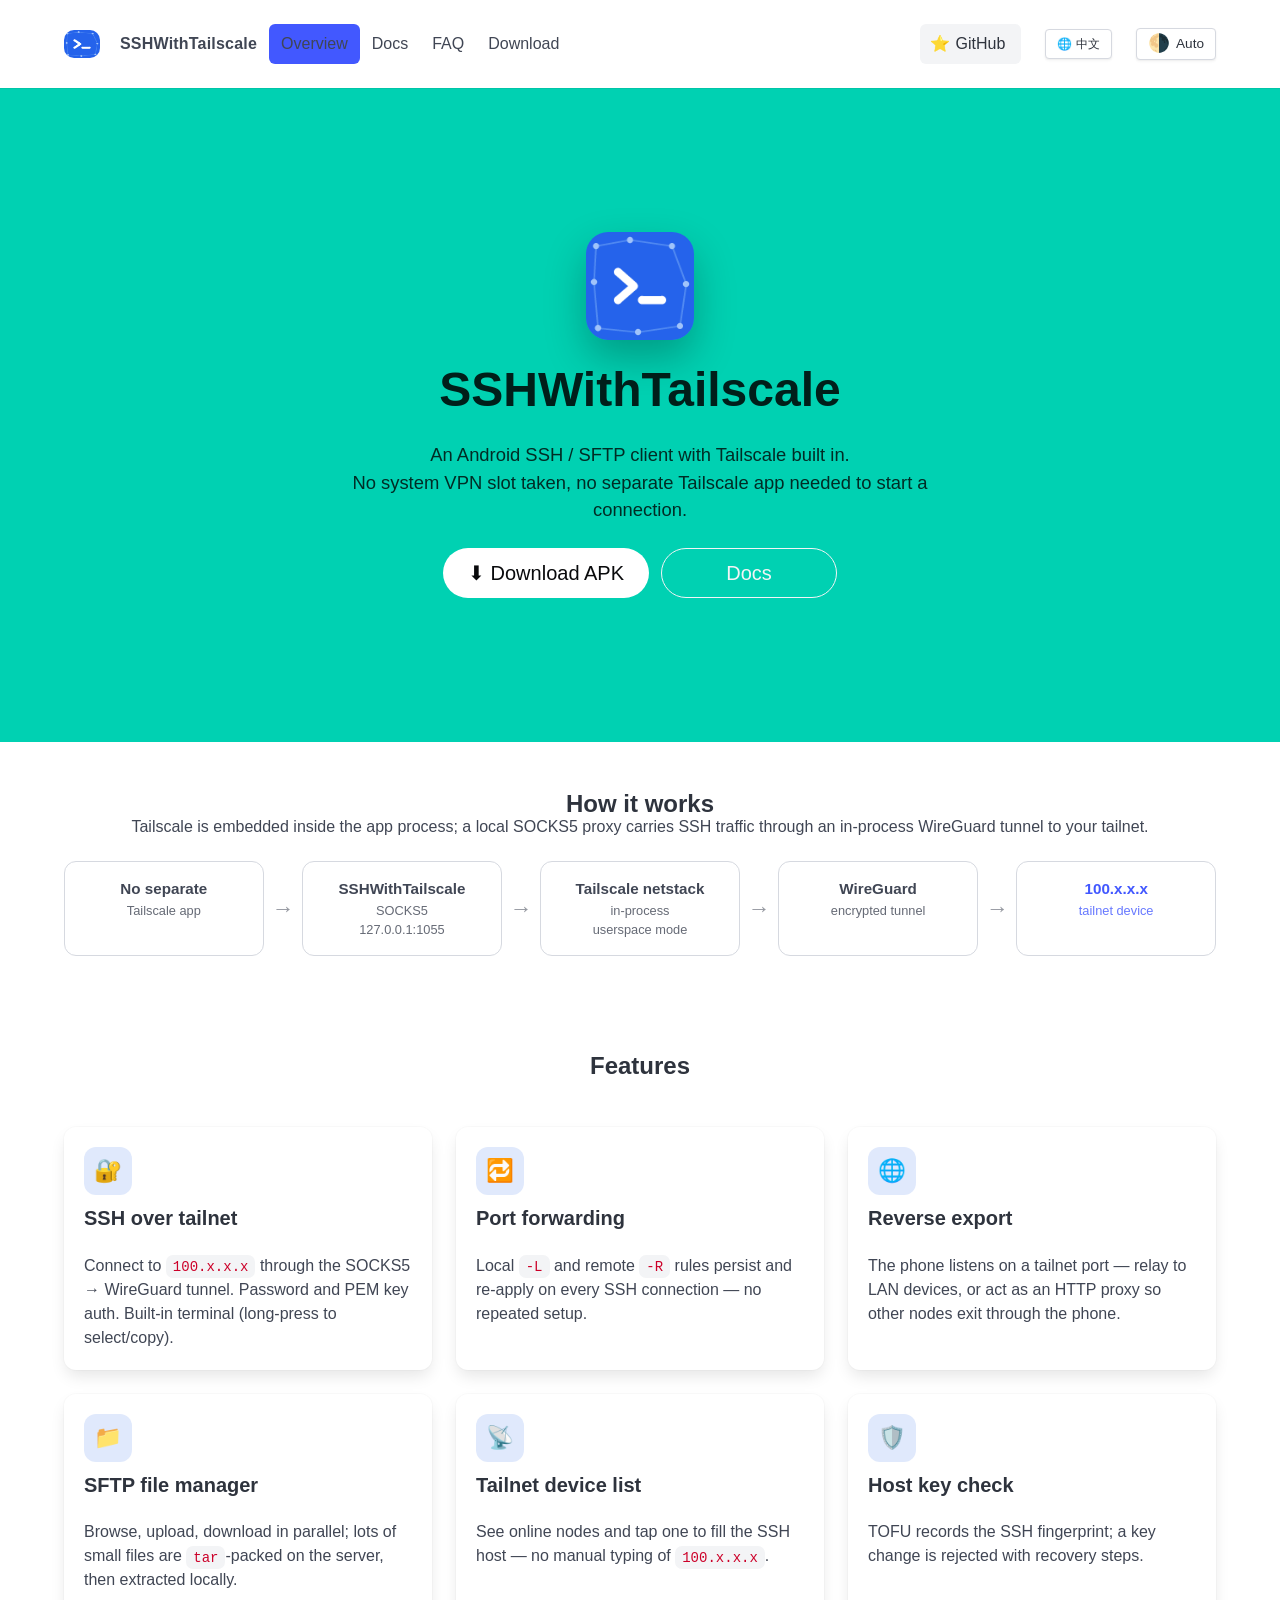
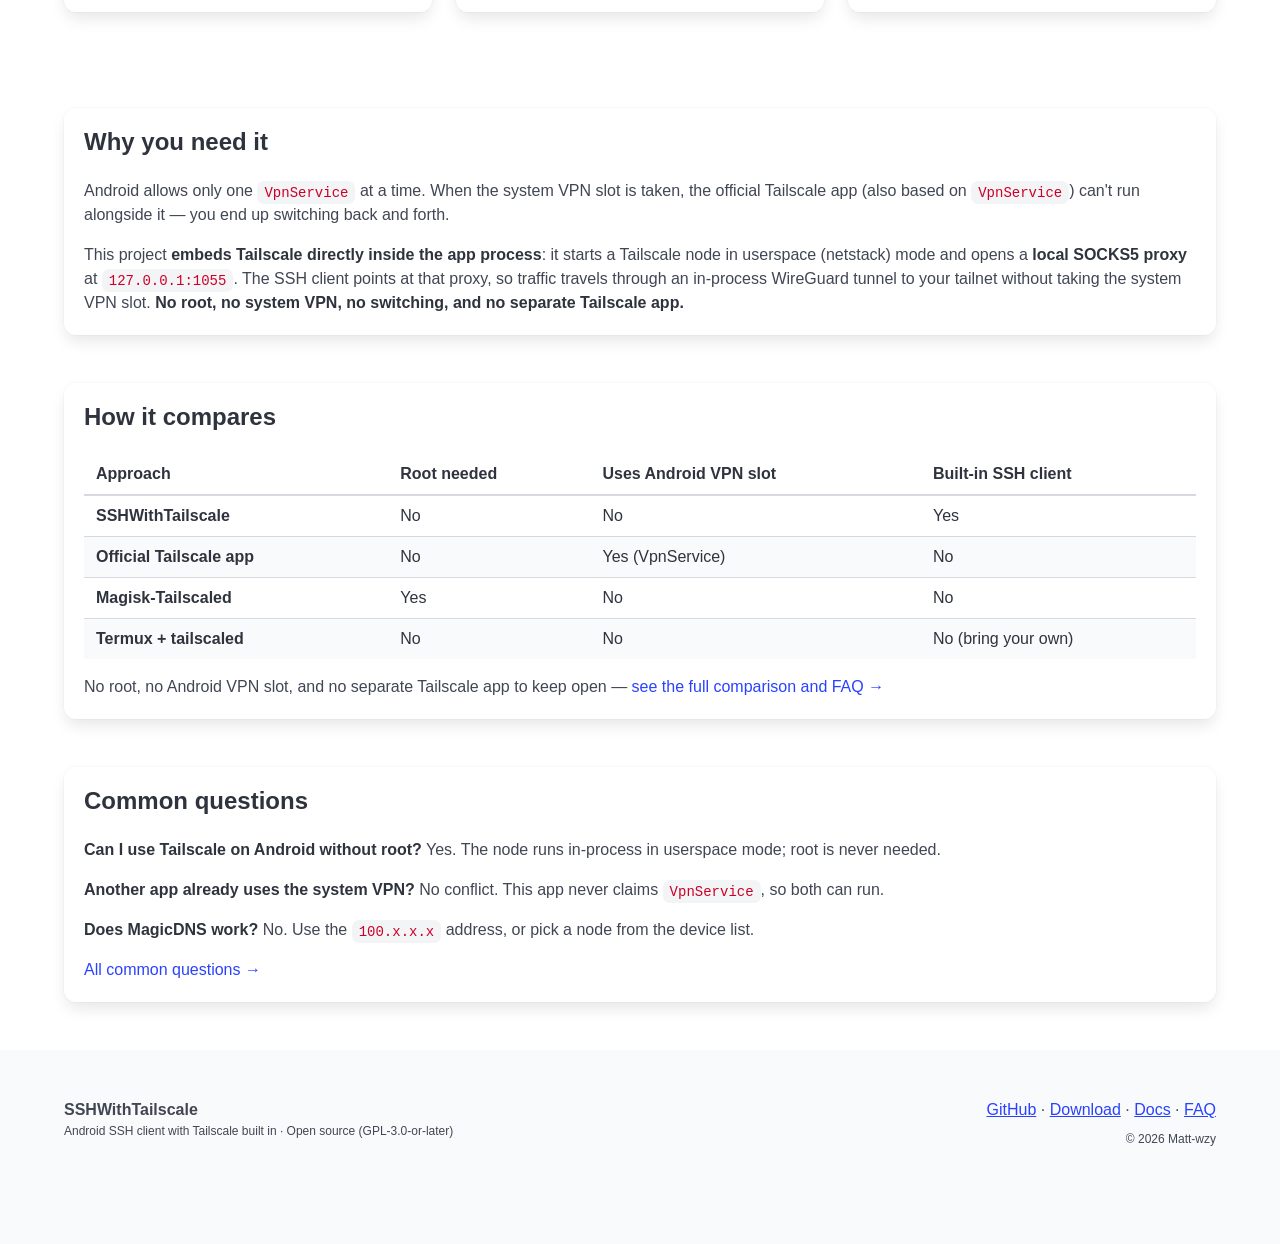
<file: web/index.html>
<!DOCTYPE html>
<html lang="zh-CN">
<head>
  <!-- Google tag (gtag.js) -->
  <script async src="https://www.googletagmanager.com/gtag/js?id=G-XB04VDYWLQ"></script>
  <script>
    window.dataLayer = window.dataLayer || [];
    function gtag(){dataLayer.push(arguments);}
    gtag('js', new Date());
    gtag('config', 'G-XB04VDYWLQ');
  </script>
  <meta charset="utf-8">
  <meta name="viewport" content="width=device-width, initial-scale=1">
  <title>SSHWithTailscale · 内置 Tailscale 的 Android SSH 客户端</title>
  <meta name="description" content="一个在不占用系统 VpnService 的前提下，通过进程内 Tailscale + 本地 SOCKS5 访问 Tailscale 内网设备的 Android SSH / SFTP 客户端。">
  <meta name="color-scheme" content="light dark">
  <link rel="icon" type="image/png" href="assets/img/icon.png">
  <link rel="stylesheet" href="assets/vendor/bulma/bulma.min.css">
  <link rel="stylesheet" href="assets/css/style.css">

  <!-- 多语言：中文为主页，英文见 index.en.html -->
  <link rel="alternate" hreflang="zh-CN" href="https://ssh-with-tailscale.mattsgateway.dpdns.org/index.html">
  <link rel="alternate" hreflang="en" href="https://ssh-with-tailscale.mattsgateway.dpdns.org/index.en.html">
  <link rel="alternate" hreflang="x-default" href="https://ssh-with-tailscale.mattsgateway.dpdns.org/index.html">
  <link rel="canonical" href="https://ssh-with-tailscale.mattsgateway.dpdns.org/index.html">

  <!-- Open Graph -->
  <meta property="og:type" content="website">
  <meta property="og:site_name" content="SSHWithTailscale">
  <meta property="og:title" content="SSHWithTailscale — 内置 Tailscale 的 Android SSH 客户端">
  <meta property="og:description" content="不占用系统 VPN 槽位、无需另外开启 Tailscale 客户端，即可经进程内 Tailscale + 本地 SOCKS5 访问 100.x.x.x 内网设备。">
  <meta property="og:url" content="https://ssh-with-tailscale.mattsgateway.dpdns.org/">
  <meta property="og:image" content="https://ssh-with-tailscale.mattsgateway.dpdns.org/assets/img/icon.png">
  <meta property="og:locale" content="zh_CN">
  <meta property="og:locale:alternate" content="en">
  <!-- Twitter Card -->
  <meta name="twitter:card" content="summary">
  <meta name="twitter:title" content="SSHWithTailscale">
  <meta name="twitter:description" content="内置 Tailscale 的 Android SSH 客户端：无需系统 VPN、无需另外开 Tailscale 即可 SSH 进 100.x.x.x。">

  <!-- 结构化数据（GEO / 实体识别） -->
  <script type="application/ld+json">
  {
    "@context": "https://schema.org",
    "@type": "SoftwareApplication",
    "name": "SSHWithTailscale",
    "operatingSystem": "Android",
    "applicationCategory": "DeveloperApplication",
    "applicationSubCategory": "SSH client",
    "description": "An Android SSH/SFTP client with Tailscale built in. Connect to 100.x.x.x devices over SSH without installing the Tailscale app or using a VPN. In-process netstack + local SOCKS5 proxy at 127.0.0.1:1055.",
    "softwareVersion": "1.0",
    "license": "https://www.gnu.org/licenses/gpl-3.0.html",
    "url": "https://ssh-with-tailscale.mattsgateway.dpdns.org/",
    "sameAs": ["https://github.com/Matt-wzy/ssh-with-tailscale"],
    "offers": { "@type": "Offer", "price": "0", "priceCurrency": "USD" },
    "author": { "@type": "Person", "name": "Matt-wzy", "url": "https://github.com/Matt-wzy" }
  }
  </script>

  <!-- 早期设置主题，避免首屏闪烁 -->
  <script>
    (function () {
      try {
        var p = localStorage.getItem('sshws-theme') || 'auto';
        var r = document.documentElement;
        if (p === 'light' || p === 'dark') { r.setAttribute('data-theme', p); r.style.colorScheme = p; }
        else { r.style.colorScheme = 'light dark'; }
      } catch (e) {}
    })();
  </script>

  <!-- 按浏览器语言自动切换（仅首次，之后尊重用户选择） -->
  <script>
    (function () {
      function getLang(){ try { return localStorage.getItem('sshws-lang'); } catch (e) { return null; } }
      function setLang(l){ try { localStorage.setItem('sshws-lang', l); } catch (e) {} }
      window.__sshwsSetLang = setLang;
      var choice = getLang();
      var isZh = (navigator.language || 'zh').toLowerCase().indexOf('zh') === 0;
      var here = location.pathname.endsWith('index.en.html') ? 'en' : 'zh';
      if (!choice) {
        if (here === 'zh' && !isZh) { location.replace('index.en.html'); return; }
        if (here === 'en' && isZh)  { location.replace('index.html'); return; }
      } else if (choice !== here) {
        location.replace(choice === 'en' ? 'index.en.html' : 'index.html'); return;
      }
    })();
  </script>
</head>
<body>

  <!-- 导航栏 -->
  <nav class="navbar is-brand is-spaced" role="navigation" aria-label="main navigation">
    <div class="container">
      <div class="navbar-brand">
        <a class="navbar-item" href="index.html">
          <img class="brand-logo" src="assets/img/icon.png" width="36" height="36" alt="logo">
          <span class="brand-title ml-2">SSHWithTailscale</span>
        </a>
        <a role="button" class="navbar-burger" aria-label="menu" aria-expanded="false" data-target="mainNav">
          <span aria-hidden="true"></span><span aria-hidden="true"></span><span aria-hidden="true"></span>
          <span aria-hidden="true"></span>
        </a>
      </div>
      <div id="mainNav" class="navbar-menu">
        <div class="navbar-start">
          <a class="navbar-item is-active" href="index.html">介绍</a>
          <a class="navbar-item" href="docs.html">使用说明</a>
          <a class="navbar-item" href="faq.html">常见问题</a>
          <a class="navbar-item" href="https://github.com/Matt-wzy/ssh-with-tailscale/releases" target="_blank" rel="noopener">下载</a>
        </div>
        <div class="navbar-end">
          <div class="navbar-item">
            <a class="button is-light" href="https://github.com/Matt-wzy/ssh-with-tailscale" target="_blank" rel="noopener">
              <span class="icon"><span>⭐</span></span><span>GitHub</span>
            </a>
          </div>
          <div class="navbar-item">
            <a class="button is-small" id="lang-switch" href="index.en.html">🌐 English</a>
          </div>
          <div class="navbar-item">
            <button id="theme-toggle" class="button is-small" type="button" aria-label="主题切换">
              <span class="theme-icon">🌗</span><span class="theme-label">自动</span>
            </button>
          </div>
        </div>
      </div>
    </div>
  </nav>

  <!-- Hero -->
  <section class="hero is-medium is-primary hero-app">
    <div class="hero-body">
      <div class="container has-text-centered">
        <img class="hero-logo" src="assets/img/icon.png" width="108" height="108" alt="SSHWithTailscale 图标">
        <h1 class="title is-1 mt-4">SSHWithTailscale</h1>
        <p class="hero-tagline">内置 Tailscale 的 Android SSH / SFTP 客户端。<br>
          不抢占系统 VPN 槽位，无需另外开启 Tailscale 客户端即可开始连接。</p>
        <div class="buttons is-centered hero-cta mt-5">
          <a class="button is-white is-medium is-rounded" href="https://github.com/Matt-wzy/ssh-with-tailscale/releases" target="_blank" rel="noopener">
            ⬇ 下载 APK
          </a>
          <a class="button is-outlined is-light is-medium is-rounded" href="docs.html">使用说明</a>
        </div>
      </div>
    </div>
  </section>

  <!-- 流量示意图 -->
  <section class="section">
    <div class="container">
      <h2 class="title is-4 has-text-centered">它怎么工作？</h2>
      <p class="subtitle is-6 has-text-centered mb-5">把 Tailscale 直接嵌进 App 进程，在本地起一个 SOCKS5 代理，SSH 流量经进程内 WireGuard 隧道到达 tailnet。</p>
      <div class="flow">
        <div class="node">
          <div class="node-title">无需另外启动</div>
          <div class="node-sub">Tailscale App</div>
        </div>
        <div class="arrow">→</div>
        <div class="node">
          <div class="node-title">SSHWithTailscale</div>
          <div class="node-sub">SOCKS5<br>127.0.0.1:1055</div>
        </div>
        <div class="arrow">→</div>
        <div class="node">
          <div class="node-title">Tailscale netstack</div>
          <div class="node-sub">进程内<br>userspace 模式</div>
        </div>
        <div class="arrow">→</div>
        <div class="node">
          <div class="node-title">WireGuard</div>
          <div class="node-sub">加密隧道</div>
        </div>
        <div class="arrow">→</div>
        <div class="node has-text-link">
          <div class="node-title">100.x.x.x</div>
          <div class="node-sub">tailnet 内网设备</div>
        </div>
      </div>
    </div>
  </section>

  <!-- 特性 -->
  <section class="section">
    <div class="container">
      <h2 class="title is-4 has-text-centered mb-6">功能特性</h2>
      <div class="columns is-multiline">
        <div class="column is-one-third">
          <div class="box feature-card">
            <span class="feature-icon">🔐</span>
            <h3 class="title is-5">SSH over tailnet</h3>
            <p class="content">经 SOCKS5 走 WireGuard 隧道连到 <code>100.x.x.x</code>，支持密码与 PEM 私钥认证，内置自绘终端（可长按选择复制）。</p>
          </div>
        </div>
        <div class="column is-one-third">
          <div class="box feature-card">
            <span class="feature-icon">🔁</span>
            <h3 class="title is-5">端口转发</h3>
            <p class="content">本地 <code>-L</code> 与远程 <code>-R</code> 规则可持久化，每次 SSH 连接自动下发，无需重复配置。</p>
          </div>
        </div>
        <div class="column is-one-third">
          <div class="box feature-card">
            <span class="feature-icon">🌐</span>
            <h3 class="title is-5">反向导出</h3>
            <p class="content">手机在 tailnet 上监听端口，既作中继转发到局域网设备，也可作 HTTP 代理让其它节点经手机出网。</p>
          </div>
        </div>
        <div class="column is-one-third">
          <div class="box feature-card">
            <span class="feature-icon">📁</span>
            <h3 class="title is-5">SFTP 文件管理</h3>
            <p class="content">浏览、上传、下载，多文件并行；大量碎文件自动在服务器端 <code>tar</code> 打包后下载、本地解包。</p>
          </div>
        </div>
        <div class="column is-one-third">
          <div class="box feature-card">
            <span class="feature-icon">📡</span>
            <h3 class="title is-5">Tailnet 设备列表</h3>
            <p class="content">查看在线节点，点选即可把目标地址填入 SSH 主机，免去手抄 <code>100.x.x.x</code>。</p>
          </div>
        </div>
        <div class="column is-one-third">
          <div class="box feature-card">
            <span class="feature-icon">🛡️</span>
            <h3 class="title is-5">主机密钥校验</h3>
            <p class="content">TOFU（首次连接信任）策略记录 SSH 主机指纹，密钥变更时拒绝连接并给出恢复步骤。</p>
          </div>
        </div>
      </div>
    </div>
  </section>

  <!-- 为什么 -->
  <section class="section">
    <div class="container">
      <div class="box">
        <h2 class="title is-4">为什么需要它？</h2>
        <div class="content">
          <p>Android 同一时刻只允许一个 <code>VpnService</code>。当系统 VPN 槽位已被占用时，
            官方 Tailscale App（同样基于 <code>VpnService</code>）就无法同时运行，只能来回切换。</p>
          <p>本项目的做法是把 <strong>Tailscale 直接嵌进 App 进程内</strong>：以 userspace（netstack）模式拉起 Tailscale 节点，
            并在 <code>127.0.0.1:1055</code> 起一个<strong>本地 SOCKS5 代理</strong>。SSH 客户端把连接指向这个 SOCKS 代理，
            流量就经进程内 WireGuard 隧道到达 tailnet，而不抢占系统 VPN 槽位。
            <strong>无需 root、无需系统 VPN、无需切换，也无需另外开启 Tailscale 客户端。</strong></p>
        </div>
      </div>
    </div>
  </section>

  <!-- 方案对比（GEO：把差异化摆到权重最高的页面上） -->
  <section class="section pt-0">
    <div class="container">
      <div class="box">
        <h2 class="title is-4">和其它方案比，差在哪？</h2>
        <div class="content">
          <table class="table is-fullwidth is-striped spec-table">
            <thead>
              <tr><th>方案</th><th>需要 root</th><th>占用系统 VPN 槽位</th><th>自带 SSH 客户端</th></tr>
            </thead>
            <tbody>
              <tr><td>SSHWithTailscale</td><td>否</td><td>否</td><td>是</td></tr>
              <tr><td>官方 Tailscale App</td><td>否</td><td>是（VpnService）</td><td>否</td></tr>
              <tr><td>Magisk-Tailscaled</td><td>是</td><td>否</td><td>否</td></tr>
              <tr><td>Termux + tailscaled</td><td>否</td><td>否</td><td>否（需自备）</td></tr>
            </tbody>
          </table>
          <p class="mt-4">免 root、不抢占系统 VPN 槽位、无需另外开启 Tailscale 客户端——
            <a href="faq.html">查看完整对比与常见问题 →</a></p>
        </div>
      </div>
    </div>
  </section>

  <!-- 常见问题预告 -->
  <section class="section pt-0">
    <div class="container">
      <div class="box">
        <h2 class="title is-4">常见问题</h2>
        <div class="content">
          <p><strong>不 root 能用 Tailscale 吗？</strong>能。进程内 userspace 模式起节点，全程不需要 root。</p>
          <p><strong>系统 VPN 已经被别的应用占用了？</strong>不影响。本项目不申请 <code>VpnService</code>，可以共存。</p>
          <p><strong>MagicDNS 能用吗？</strong>不能用。请用 <code>100.x.x.x</code> 地址，或从设备列表点选节点。</p>
          <p class="mt-4"><a href="faq.html">全部常见问题 →</a></p>
        </div>
      </div>
    </div>
  </section>

  <!-- 页脚 -->
  <footer class="footer">
    <div class="container">
      <div class="columns">
        <div class="column">
          <p class="has-text-weight-semibold">SSHWithTailscale</p>
          <p class="is-size-7">内置 Tailscale 的 Android SSH 客户端 · 开源 (GPL-3.0-or-later)</p>
        </div>
        <div class="column has-text-right">
          <p>
            <a href="https://github.com/Matt-wzy/ssh-with-tailscale" target="_blank" rel="noopener">GitHub</a> ·
            <a href="https://github.com/Matt-wzy/ssh-with-tailscale/releases" target="_blank" rel="noopener">下载</a> ·
            <a href="docs.html">使用说明</a> ·
            <a href="faq.html">常见问题</a>
          </p>
          <p class="is-size-7 mt-2">© 2026 Matt-wzy</p>
        </div>
      </div>
    </div>
  </footer>

  <script src="assets/js/theme.js"></script>
  <script>
    // 移动端汉堡菜单
    document.addEventListener('DOMContentLoaded', function () {
      var burger = document.querySelector('.navbar-burger');
      if (burger) burger.addEventListener('click', function () {
        var t = document.getElementById(burger.dataset.target);
        burger.classList.toggle('is-active');
        t.classList.toggle('is-active');
      });
      // 语言切换：记录偏好后跳转（自动切换脚本不会再弹回）
      var ls = document.getElementById('lang-switch');
      if (ls) ls.addEventListener('click', function () {
        try { localStorage.setItem('sshws-lang', location.pathname.endsWith('index.en.html') ? 'zh' : 'en'); } catch (e) {}
      });
    });
  </script>
</body>
</html>
</file>
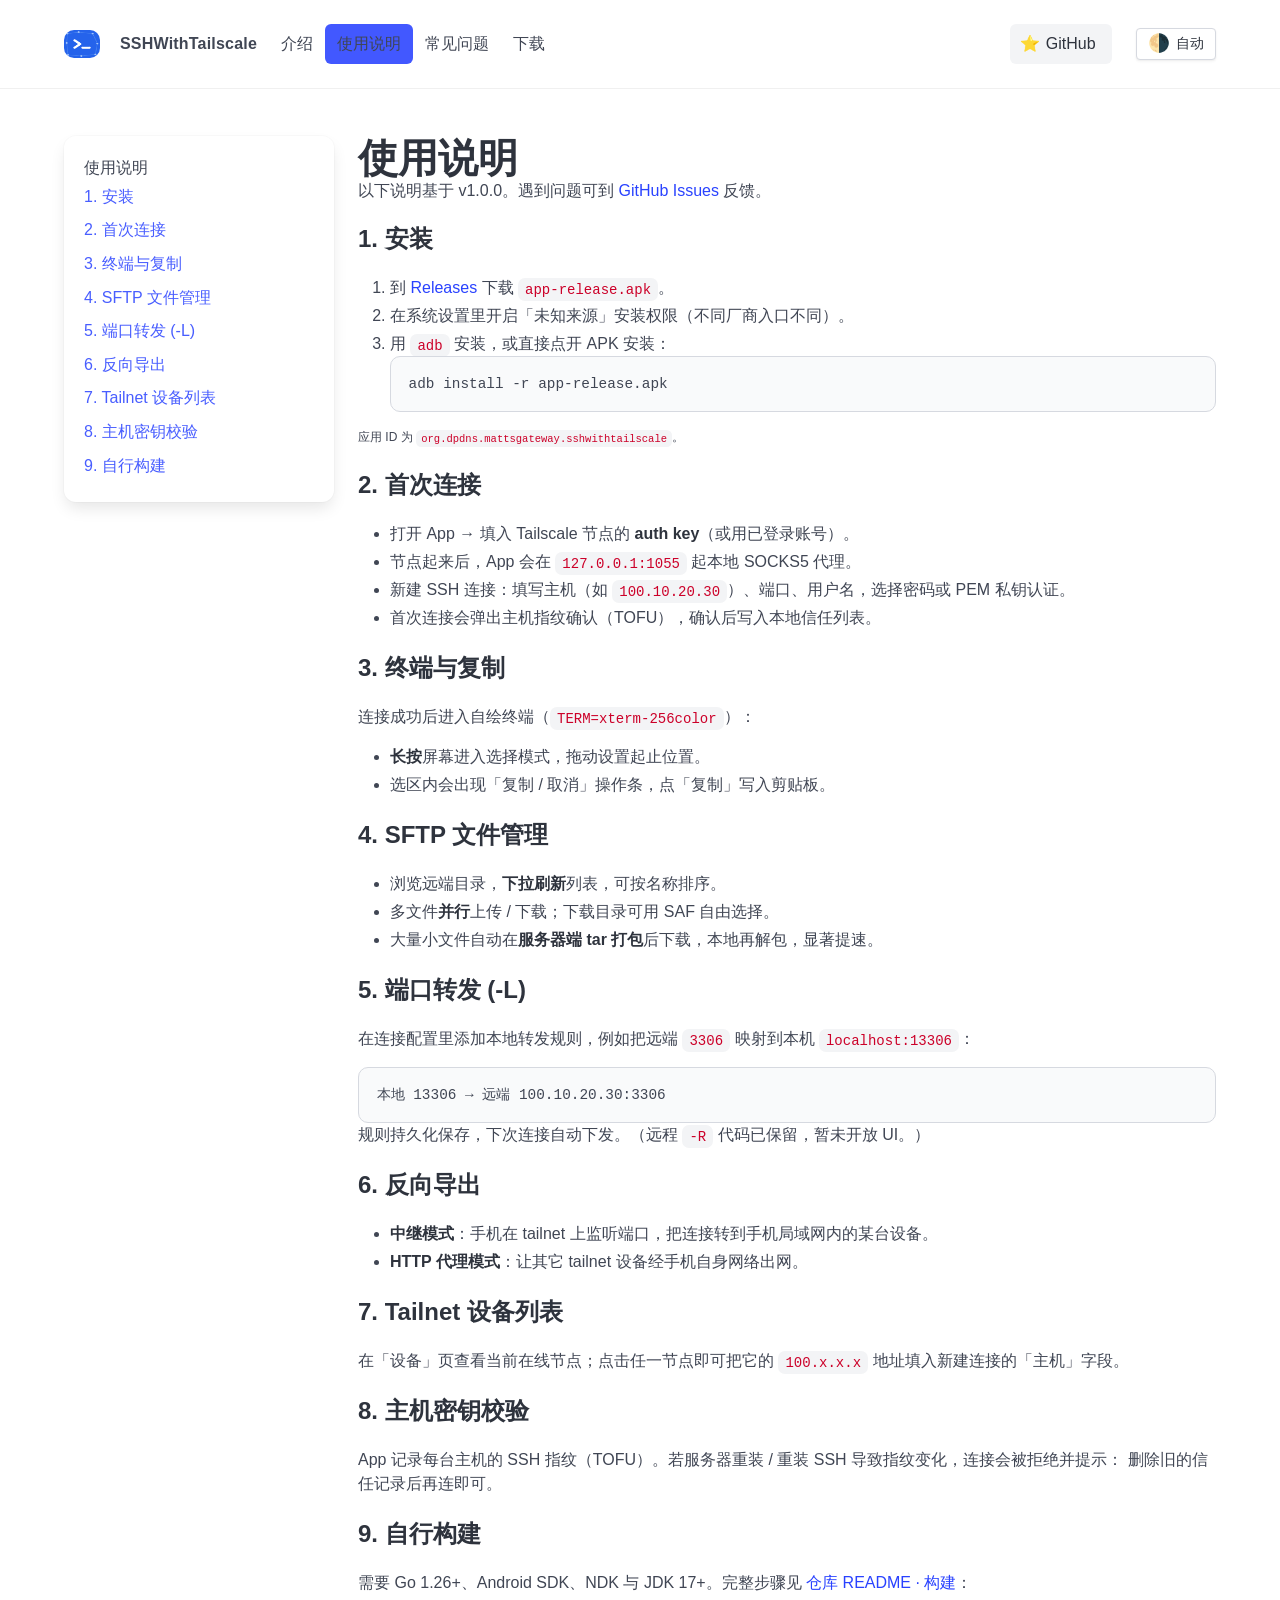
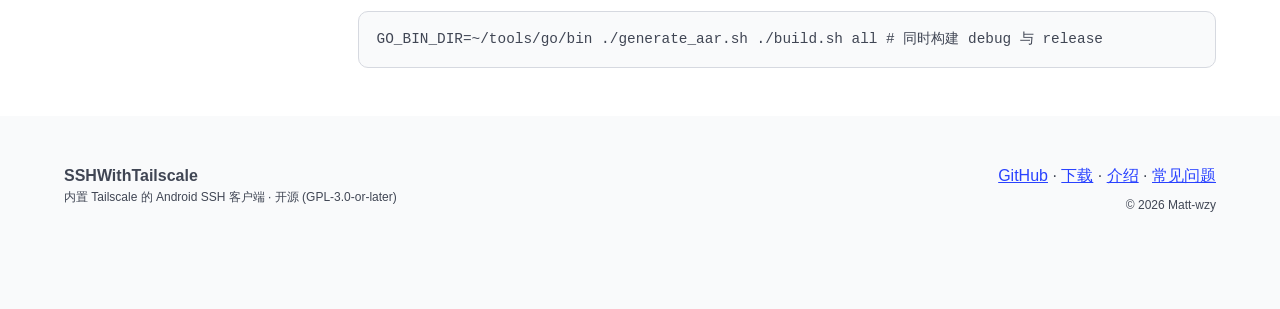
<file: web/docs.html>
<!DOCTYPE html>
<html lang="zh-CN">
<head>
  <!-- Google tag (gtag.js) -->
  <script async src="https://www.googletagmanager.com/gtag/js?id=G-XB04VDYWLQ"></script>
  <script>
    window.dataLayer = window.dataLayer || [];
    function gtag(){dataLayer.push(arguments);}
    gtag('js', new Date());
    gtag('config', 'G-XB04VDYWLQ');
  </script>
  <meta charset="utf-8">
  <meta name="viewport" content="width=device-width, initial-scale=1">
  <title>使用说明 · SSHWithTailscale</title>
  <meta name="description" content="SSHWithTailscale 安装、首次连接、终端与 SFTP 文件管理、端口转发、反向导出的使用说明。">
  <meta name="color-scheme" content="light dark">
  <link rel="icon" type="image/png" href="assets/img/icon.png">
  <link rel="stylesheet" href="assets/vendor/bulma/bulma.min.css">
  <link rel="stylesheet" href="assets/css/style.css">
  <script>
    (function () {
      try {
        var p = localStorage.getItem('sshws-theme') || 'auto';
        var r = document.documentElement;
        if (p === 'light' || p === 'dark') { r.setAttribute('data-theme', p); r.style.colorScheme = p; }
        else { r.style.colorScheme = 'light dark'; }
      } catch (e) {}
    })();
  </script>
</head>
<body>

  <nav class="navbar is-brand is-spaced" role="navigation" aria-label="main navigation">
    <div class="container">
      <div class="navbar-brand">
        <a class="navbar-item" href="index.html">
          <img class="brand-logo" src="assets/img/icon.png" width="36" height="36" alt="logo">
          <span class="brand-title ml-2">SSHWithTailscale</span>
        </a>
        <a role="button" class="navbar-burger" aria-label="menu" aria-expanded="false" data-target="mainNav">
          <span aria-hidden="true"></span><span aria-hidden="true"></span><span aria-hidden="true"></span>
          <span aria-hidden="true"></span>
        </a>
      </div>
      <div id="mainNav" class="navbar-menu">
        <div class="navbar-start">
          <a class="navbar-item" href="index.html">介绍</a>
          <a class="navbar-item is-active" href="docs.html">使用说明</a>
          <a class="navbar-item" href="faq.html">常见问题</a>
          <a class="navbar-item" href="https://github.com/Matt-wzy/ssh-with-tailscale/releases" target="_blank" rel="noopener">下载</a>
        </div>
        <div class="navbar-end">
          <div class="navbar-item">
            <a class="button is-light" href="https://github.com/Matt-wzy/ssh-with-tailscale" target="_blank" rel="noopener">
              <span class="icon"><span>⭐</span></span><span>GitHub</span>
            </a>
          </div>
          <div class="navbar-item">
            <button id="theme-toggle" class="button is-small" type="button" aria-label="主题切换">
              <span class="theme-icon">🌗</span><span class="theme-label">自动</span>
            </button>
          </div>
        </div>
      </div>
    </div>
  </nav>

  <section class="section">
    <div class="container">
      <div class="columns">
        <!-- 目录 -->
        <aside class="column is-3">
          <div class="docs-toc box">
            <p class="menu-label">使用说明</p>
            <a href="#install">1. 安装</a>
            <a href="#connect">2. 首次连接</a>
            <a href="#terminal">3. 终端与复制</a>
            <a href="#sftp">4. SFTP 文件管理</a>
            <a href="#forward">5. 端口转发 (-L)</a>
            <a href="#reverse">6. 反向导出</a>
            <a href="#devices">7. Tailnet 设备列表</a>
            <a href="#hostkey">8. 主机密钥校验</a>
            <a href="#build">9. 自行构建</a>
          </div>
        </aside>

        <!-- 正文 -->
        <div class="column is-9">
          <h1 class="title is-2">使用说明</h1>
          <p class="subtitle is-6">以下说明基于 v1.0.0。遇到问题可到
            <a href="https://github.com/Matt-wzy/ssh-with-tailscale/issues" target="_blank" rel="noopener">GitHub Issues</a> 反馈。</p>

          <h2 id="install" class="title is-4 mt-5">1. 安装</h2>
          <div class="content">
            <ol>
              <li>到 <a href="https://github.com/Matt-wzy/ssh-with-tailscale/releases" target="_blank" rel="noopener">Releases</a> 下载 <code>app-release.apk</code>。</li>
              <li>在系统设置里开启「未知来源」安装权限（不同厂商入口不同）。</li>
              <li>用 <code>adb</code> 安装，或直接点开 APK 安装：
                <div class="code-block">adb install -r app-release.apk</div>
              </li>
            </ol>
            <p class="is-size-7">应用 ID 为 <code>org.dpdns.mattsgateway.sshwithtailscale</code>。</p>
          </div>

          <h2 id="connect" class="title is-4 mt-5">2. 首次连接</h2>
          <div class="content">
            <ul>
              <li>打开 App → 填入 Tailscale 节点的 <strong>auth key</strong>（或用已登录账号）。</li>
              <li>节点起来后，App 会在 <code>127.0.0.1:1055</code> 起本地 SOCKS5 代理。</li>
              <li>新建 SSH 连接：填写主机（如 <code>100.10.20.30</code>）、端口、用户名，选择密码或 PEM 私钥认证。</li>
              <li>首次连接会弹出主机指纹确认（TOFU），确认后写入本地信任列表。</li>
            </ul>
          </div>

          <h2 id="terminal" class="title is-4 mt-5">3. 终端与复制</h2>
          <div class="content">
            <p>连接成功后进入自绘终端（<code>TERM=xterm-256color</code>）：</p>
            <ul>
              <li><strong>长按</strong>屏幕进入选择模式，拖动设置起止位置。</li>
              <li>选区内会出现「复制 / 取消」操作条，点「复制」写入剪贴板。</li>
            </ul>
          </div>

          <h2 id="sftp" class="title is-4 mt-5">4. SFTP 文件管理</h2>
          <div class="content">
            <ul>
              <li>浏览远端目录，<strong>下拉刷新</strong>列表，可按名称排序。</li>
              <li>多文件<strong>并行</strong>上传 / 下载；下载目录可用 SAF 自由选择。</li>
              <li>大量小文件自动在<strong>服务器端 tar 打包</strong>后下载，本地再解包，显著提速。</li>
            </ul>
          </div>

          <h2 id="forward" class="title is-4 mt-5">5. 端口转发 (-L)</h2>
          <div class="content">
            <p>在连接配置里添加本地转发规则，例如把远端 <code>3306</code> 映射到本机 <code>localhost:13306</code>：
              <div class="code-block">本地 13306 → 远端 100.10.20.30:3306</div>
            规则持久化保存，下次连接自动下发。（远程 <code>-R</code> 代码已保留，暂未开放 UI。）</p>
          </div>

          <h2 id="reverse" class="title is-4 mt-5">6. 反向导出</h2>
          <div class="content">
            <ul>
              <li><strong>中继模式</strong>：手机在 tailnet 上监听端口，把连接转到手机局域网内的某台设备。</li>
              <li><strong>HTTP 代理模式</strong>：让其它 tailnet 设备经手机自身网络出网。</li>
            </ul>
          </div>

          <h2 id="devices" class="title is-4 mt-5">7. Tailnet 设备列表</h2>
          <div class="content">
            <p>在「设备」页查看当前在线节点；点击任一节点即可把它的 <code>100.x.x.x</code> 地址填入新建连接的「主机」字段。</p>
          </div>

          <h2 id="hostkey" class="title is-4 mt-5">8. 主机密钥校验</h2>
          <div class="content">
            <p>App 记录每台主机的 SSH 指纹（TOFU）。若服务器重装 / 重装 SSH 导致指纹变化，连接会被拒绝并提示：
              删除旧的信任记录后再连即可。</p>
          </div>

          <h2 id="build" class="title is-4 mt-5">9. 自行构建</h2>
          <div class="content">
            <p>需要 Go 1.26+、Android SDK、NDK 与 JDK 17+。完整步骤见
              <a href="https://github.com/Matt-wzy/ssh-with-tailscale#构建" target="_blank" rel="noopener">仓库 README · 构建</a>：</p>
            <div class="code-block">GO_BIN_DIR=~/tools/go/bin ./generate_aar.sh
./build.sh all   # 同时构建 debug 与 release</div>
          </div>
        </div>
      </div>
    </div>
  </section>

  <footer class="footer">
    <div class="container">
      <div class="columns">
        <div class="column">
          <p class="has-text-weight-semibold">SSHWithTailscale</p>
          <p class="is-size-7">内置 Tailscale 的 Android SSH 客户端 · 开源 (GPL-3.0-or-later)</p>
        </div>
        <div class="column has-text-right">
          <p>
            <a href="https://github.com/Matt-wzy/ssh-with-tailscale" target="_blank" rel="noopener">GitHub</a> ·
            <a href="https://github.com/Matt-wzy/ssh-with-tailscale/releases" target="_blank" rel="noopener">下载</a> ·
            <a href="index.html">介绍</a> ·
            <a href="faq.html">常见问题</a>
          </p>
          <p class="is-size-7 mt-2">© 2026 Matt-wzy</p>
        </div>
      </div>
    </div>
  </footer>

  <script src="assets/js/theme.js"></script>
  <script>
    document.addEventListener('DOMContentLoaded', function () {
      var burger = document.querySelector('.navbar-burger');
      if (burger) burger.addEventListener('click', function () {
        var t = document.getElementById(burger.dataset.target);
        burger.classList.toggle('is-active');
        t.classList.toggle('is-active');
      });
    });
  </script>
</body>
</html>
</file>
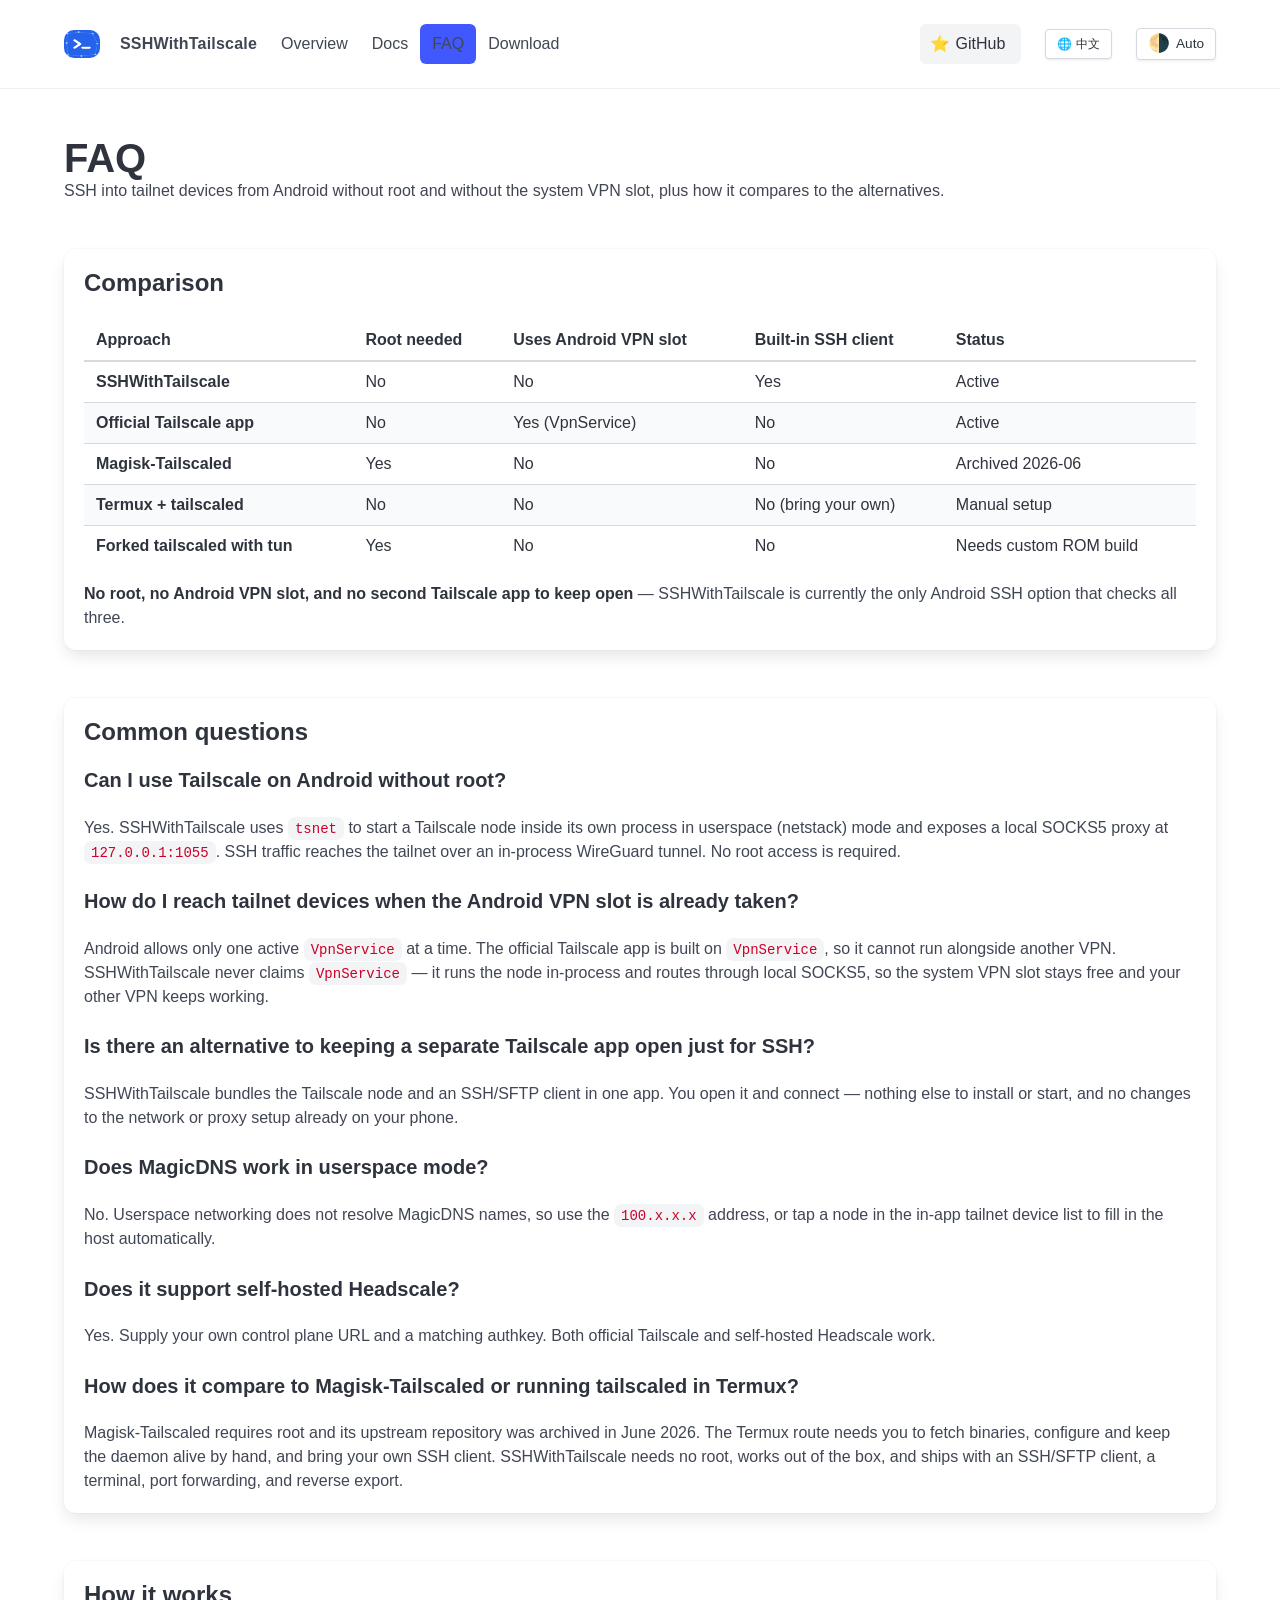
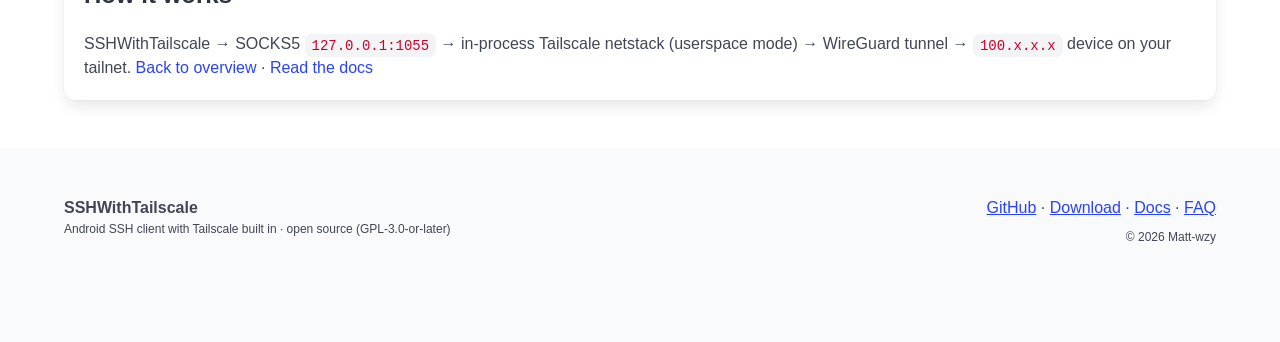
<file: web/faq.en.html>
<!DOCTYPE html>
<html lang="en">
<head>
  <!-- Google tag (gtag.js) -->
  <script async src="https://www.googletagmanager.com/gtag/js?id=G-XB04VDYWLQ"></script>
  <script>
    window.dataLayer = window.dataLayer || [];
    function gtag(){dataLayer.push(arguments);}
    gtag('js', new Date());
    gtag('config', 'G-XB04VDYWLQ');
  </script>
  <meta charset="utf-8">
  <meta name="viewport" content="width=device-width, initial-scale=1">
  <title>FAQ · SSH into tailnet devices from Android without root or the VPN slot</title>
  <meta name="description" content="Answers to common questions about SSH over Tailscale on Android: can Tailscale run without root, what to do when the Android VPN slot is already taken, how to reach 100.x.x.x without a separate Tailscale app, why MagicDNS does not resolve in userspace mode, and how the built-in approach compares to Magisk-Tailscaled and Termux.">
  <meta name="color-scheme" content="light dark">
  <link rel="icon" type="image/png" href="assets/img/icon.png">
  <link rel="stylesheet" href="assets/vendor/bulma/bulma.min.css">
  <link rel="stylesheet" href="assets/css/style.css">

  <link rel="alternate" hreflang="zh-CN" href="https://ssh-with-tailscale.mattsgateway.dpdns.org/faq.html">
  <link rel="alternate" hreflang="en" href="https://ssh-with-tailscale.mattsgateway.dpdns.org/faq.en.html">
  <link rel="alternate" hreflang="x-default" href="https://ssh-with-tailscale.mattsgateway.dpdns.org/faq.html">
  <link rel="canonical" href="https://ssh-with-tailscale.mattsgateway.dpdns.org/faq.en.html">

  <meta property="og:type" content="article">
  <meta property="og:site_name" content="SSHWithTailscale">
  <meta property="og:title" content="SSH into tailnet devices from Android without root or the VPN slot">
  <meta property="og:description" content="SSHWithTailscale FAQ and comparison: no root, no Android VpnService, built-in SSH/SFTP client.">
  <meta property="og:url" content="https://ssh-with-tailscale.mattsgateway.dpdns.org/faq.en.html">
  <meta property="og:image" content="https://ssh-with-tailscale.mattsgateway.dpdns.org/assets/img/icon.png">
  <meta property="og:locale" content="en">
  <meta property="og:locale:alternate" content="zh_CN">
  <meta name="twitter:card" content="summary">
  <meta name="twitter:title" content="SSHWithTailscale FAQ">
  <meta name="twitter:description" content="No root, no system VPN slot, no second Tailscale app — SSH straight into 100.x.x.x.">

  <script type="application/ld+json">
  {
    "@context": "https://schema.org",
    "@graph": [
      {
        "@type": "SoftwareApplication",
        "@id": "https://ssh-with-tailscale.mattsgateway.dpdns.org/#app",
        "name": "SSHWithTailscale",
        "operatingSystem": "Android",
        "applicationCategory": "DeveloperApplication",
        "applicationSubCategory": "SSH client",
        "description": "An Android SSH/SFTP client with Tailscale built in. Connect to 100.x.x.x devices over SSH without installing the Tailscale app and without occupying Android's single VpnService slot.",
        "softwareVersion": "1.0",
        "license": "https://www.gnu.org/licenses/gpl-3.0.html",
        "url": "https://ssh-with-tailscale.mattsgateway.dpdns.org/",
        "sameAs": ["https://github.com/Matt-wzy/ssh-with-tailscale"],
        "offers": { "@type": "Offer", "price": "0", "priceCurrency": "USD" },
        "author": { "@type": "Person", "name": "Matt-wzy", "url": "https://github.com/Matt-wzy" },
        "featureList": [
          "SSH and SFTP over tailnet via JSch",
          "In-process Tailscale node in userspace (netstack) mode",
          "Local SOCKS5 proxy at 127.0.0.1:1055",
          "No root access and no Android VpnService required",
          "Persistent local (-L) and remote (-R) port forwarding",
          "Reverse export: relay to LAN devices or act as an HTTP proxy",
          "Tailnet device list with one-tap host fill",
          "TOFU host key verification",
          "Works with official Tailscale and self-hosted Headscale"
        ]
      },
      {
        "@type": "FAQPage",
        "@id": "https://ssh-with-tailscale.mattsgateway.dpdns.org/faq.en.html#faq",
        "about": { "@id": "https://ssh-with-tailscale.mattsgateway.dpdns.org/#app" },
        "mainEntity": [
          {
            "@type": "Question",
            "name": "Can I use Tailscale on Android without root?",
            "acceptedAnswer": {
              "@type": "Answer",
              "text": "Yes. SSHWithTailscale uses tsnet to start a Tailscale node in its own process in userspace (netstack) mode and exposes a local SOCKS5 proxy at 127.0.0.1:1055. SSH traffic reaches the tailnet over an in-process WireGuard tunnel. No root access is required at any point."
            }
          },
          {
            "@type": "Question",
            "name": "How do I reach tailnet devices when the Android VPN slot is already taken?",
            "acceptedAnswer": {
              "@type": "Answer",
              "text": "Android allows only one active VpnService at a time. The official Tailscale app is built on VpnService, so it cannot run alongside another VPN app. SSHWithTailscale never claims VpnService; it runs a Tailscale node in-process and routes through a local SOCKS5 proxy, so the system VPN slot stays free and another VPN can keep running."
            }
          },
          {
            "@type": "Question",
            "name": "Is there an alternative to keeping a separate Tailscale app open just for SSH?",
            "acceptedAnswer": {
              "@type": "Answer",
              "text": "SSHWithTailscale bundles the Tailscale node and an SSH/SFTP client in a single app. You open it and connect — no separate Tailscale app to install or start, and no changes to the network or proxy setup already on your phone."
            }
          },
          {
            "@type": "Question",
            "name": "Does MagicDNS work in userspace mode?",
            "acceptedAnswer": {
              "@type": "Answer",
              "text": "No. Userspace networking does not resolve MagicDNS names, so connect using the 100.x.x.x address, or tap a node in the in-app tailnet device list to fill in the host automatically."
            }
          },
          {
            "@type": "Question",
            "name": "Does SSHWithTailscale support self-hosted Headscale?",
            "acceptedAnswer": {
              "@type": "Answer",
              "text": "Yes. Supply your own control plane URL and a matching authkey. Both official Tailscale and self-hosted Headscale work."
            }
          },
          {
            "@type": "Question",
            "name": "How does it compare to Magisk-Tailscaled or running tailscaled in Termux?",
            "acceptedAnswer": {
              "@type": "Answer",
              "text": "Magisk-Tailscaled requires root and its upstream repository was archived in June 2026. The Termux route needs you to download binaries, configure and keep the daemon alive by hand, and bring your own SSH client. SSHWithTailscale needs no root, works out of the box, and ships with an SSH/SFTP client, a terminal, and port forwarding."
            }
          }
        ]
      }
    ]
  }
  </script>

  <script>
    (function () {
      try {
        var p = localStorage.getItem('sshws-theme') || 'auto';
        var r = document.documentElement;
        if (p === 'light' || p === 'dark') { r.setAttribute('data-theme', p); r.style.colorScheme = p; }
        else { r.style.colorScheme = 'light dark'; }
      } catch (e) {}
    })();
  </script>
</head>
<body>

  <nav class="navbar is-brand is-spaced" role="navigation" aria-label="main navigation">
    <div class="container">
      <div class="navbar-brand">
        <a class="navbar-item" href="index.en.html">
          <img class="brand-logo" src="assets/img/icon.png" width="36" height="36" alt="logo">
          <span class="brand-title ml-2">SSHWithTailscale</span>
        </a>
        <a role="button" class="navbar-burger" aria-label="menu" aria-expanded="false" data-target="mainNav">
          <span aria-hidden="true"></span><span aria-hidden="true"></span><span aria-hidden="true"></span>
          <span aria-hidden="true"></span>
        </a>
      </div>
      <div id="mainNav" class="navbar-menu">
        <div class="navbar-start">
          <a class="navbar-item" href="index.en.html">Overview</a>
          <a class="navbar-item" href="docs.html">Docs</a>
          <a class="navbar-item is-active" href="faq.en.html">FAQ</a>
          <a class="navbar-item" href="https://github.com/Matt-wzy/ssh-with-tailscale/releases" target="_blank" rel="noopener">Download</a>
        </div>
        <div class="navbar-end">
          <div class="navbar-item">
            <a class="button is-light" href="https://github.com/Matt-wzy/ssh-with-tailscale" target="_blank" rel="noopener">
              <span class="icon"><span>⭐</span></span><span>GitHub</span>
            </a>
          </div>
          <div class="navbar-item">
            <a class="button is-small" href="faq.html">🌐 中文</a>
          </div>
          <div class="navbar-item">
            <button id="theme-toggle" class="button is-small" type="button" aria-label="Toggle theme">
              <span class="theme-icon">🌗</span><span class="theme-label">Auto</span>
            </button>
          </div>
        </div>
      </div>
    </div>
  </nav>

  <section class="section">
    <div class="container">
      <h1 class="title is-2">FAQ</h1>
      <p class="subtitle is-6">SSH into tailnet devices from Android without root and without the system VPN slot, plus how it compares to the alternatives.</p>
    </div>
  </section>

  <section class="section pt-0">
    <div class="container">
      <div class="box">
        <h2 class="title is-4">Comparison</h2>
        <div class="content">
          <table class="table is-fullwidth is-striped spec-table">
            <thead>
              <tr><th>Approach</th><th>Root needed</th><th>Uses Android VPN slot</th><th>Built-in SSH client</th><th>Status</th></tr>
            </thead>
            <tbody>
              <tr><td>SSHWithTailscale</td><td>No</td><td>No</td><td>Yes</td><td>Active</td></tr>
              <tr><td>Official Tailscale app</td><td>No</td><td>Yes (VpnService)</td><td>No</td><td>Active</td></tr>
              <tr><td>Magisk-Tailscaled</td><td>Yes</td><td>No</td><td>No</td><td>Archived 2026-06</td></tr>
              <tr><td>Termux + tailscaled</td><td>No</td><td>No</td><td>No (bring your own)</td><td>Manual setup</td></tr>
              <tr><td>Forked tailscaled with tun</td><td>Yes</td><td>No</td><td>No</td><td>Needs custom ROM build</td></tr>
            </tbody>
          </table>
          <p class="mt-4">
            <strong>No root, no Android VPN slot, and no second Tailscale app to keep open</strong> —
            SSHWithTailscale is currently the only Android SSH option that checks all three.
          </p>
        </div>
      </div>
    </div>
  </section>

  <section class="section pt-0">
    <div class="container">
      <div class="box">
        <h2 class="title is-4">Common questions</h2>
        <div class="content">

          <h3 class="title is-5">Can I use Tailscale on Android without root?</h3>
          <p>Yes. SSHWithTailscale uses <code>tsnet</code> to start a Tailscale node inside its own process in
             userspace (netstack) mode and exposes a local SOCKS5 proxy at <code>127.0.0.1:1055</code>.
             SSH traffic reaches the tailnet over an in-process WireGuard tunnel. No root access is required.</p>

          <h3 class="title is-5">How do I reach tailnet devices when the Android VPN slot is already taken?</h3>
          <p>Android allows only one active <code>VpnService</code> at a time. The official Tailscale app is built on
             <code>VpnService</code>, so it cannot run alongside another VPN. SSHWithTailscale never claims
             <code>VpnService</code> — it runs the node in-process and routes through local SOCKS5, so the system VPN
             slot stays free and your other VPN keeps working.</p>

          <h3 class="title is-5">Is there an alternative to keeping a separate Tailscale app open just for SSH?</h3>
          <p>SSHWithTailscale bundles the Tailscale node and an SSH/SFTP client in one app. You open it and connect —
             nothing else to install or start, and no changes to the network or proxy setup already on your phone.</p>

          <h3 class="title is-5">Does MagicDNS work in userspace mode?</h3>
          <p>No. Userspace networking does not resolve MagicDNS names, so use the <code>100.x.x.x</code> address,
             or tap a node in the in-app tailnet device list to fill in the host automatically.</p>

          <h3 class="title is-5">Does it support self-hosted Headscale?</h3>
          <p>Yes. Supply your own control plane URL and a matching authkey. Both official Tailscale and self-hosted
             Headscale work.</p>

          <h3 class="title is-5">How does it compare to Magisk-Tailscaled or running tailscaled in Termux?</h3>
          <p>Magisk-Tailscaled requires root and its upstream repository was archived in June 2026. The Termux route
             needs you to fetch binaries, configure and keep the daemon alive by hand, and bring your own SSH client.
             SSHWithTailscale needs no root, works out of the box, and ships with an SSH/SFTP client, a terminal,
             port forwarding, and reverse export.</p>

        </div>
      </div>
    </div>
  </section>

  <section class="section pt-0">
    <div class="container">
      <div class="box">
        <h2 class="title is-4">How it works</h2>
        <div class="content">
          <p>SSHWithTailscale → SOCKS5 <code>127.0.0.1:1055</code> → in-process Tailscale netstack (userspace mode)
             → WireGuard tunnel → <code>100.x.x.x</code> device on your tailnet.
             <a href="index.en.html">Back to overview</a> · <a href="docs.html">Read the docs</a></p>
        </div>
      </div>
    </div>
  </section>

  <footer class="footer">
    <div class="container">
      <div class="columns">
        <div class="column">
          <p class="has-text-weight-semibold">SSHWithTailscale</p>
          <p class="is-size-7">Android SSH client with Tailscale built in · open source (GPL-3.0-or-later)</p>
        </div>
        <div class="column has-text-right">
          <p>
            <a href="https://github.com/Matt-wzy/ssh-with-tailscale" target="_blank" rel="noopener">GitHub</a> ·
            <a href="https://github.com/Matt-wzy/ssh-with-tailscale/releases" target="_blank" rel="noopener">Download</a> ·
            <a href="docs.html">Docs</a> ·
            <a href="faq.en.html">FAQ</a>
          </p>
          <p class="is-size-7 mt-2">© 2026 Matt-wzy</p>
        </div>
      </div>
    </div>
  </footer>

  <script src="assets/js/theme.js"></script>
  <script>
    document.addEventListener('DOMContentLoaded', function () {
      var burger = document.querySelector('.navbar-burger');
      if (burger) burger.addEventListener('click', function () {
        var t = document.getElementById(burger.dataset.target);
        burger.classList.toggle('is-active');
        t.classList.toggle('is-active');
      });
    });
  </script>
</body>
</html>
</file>
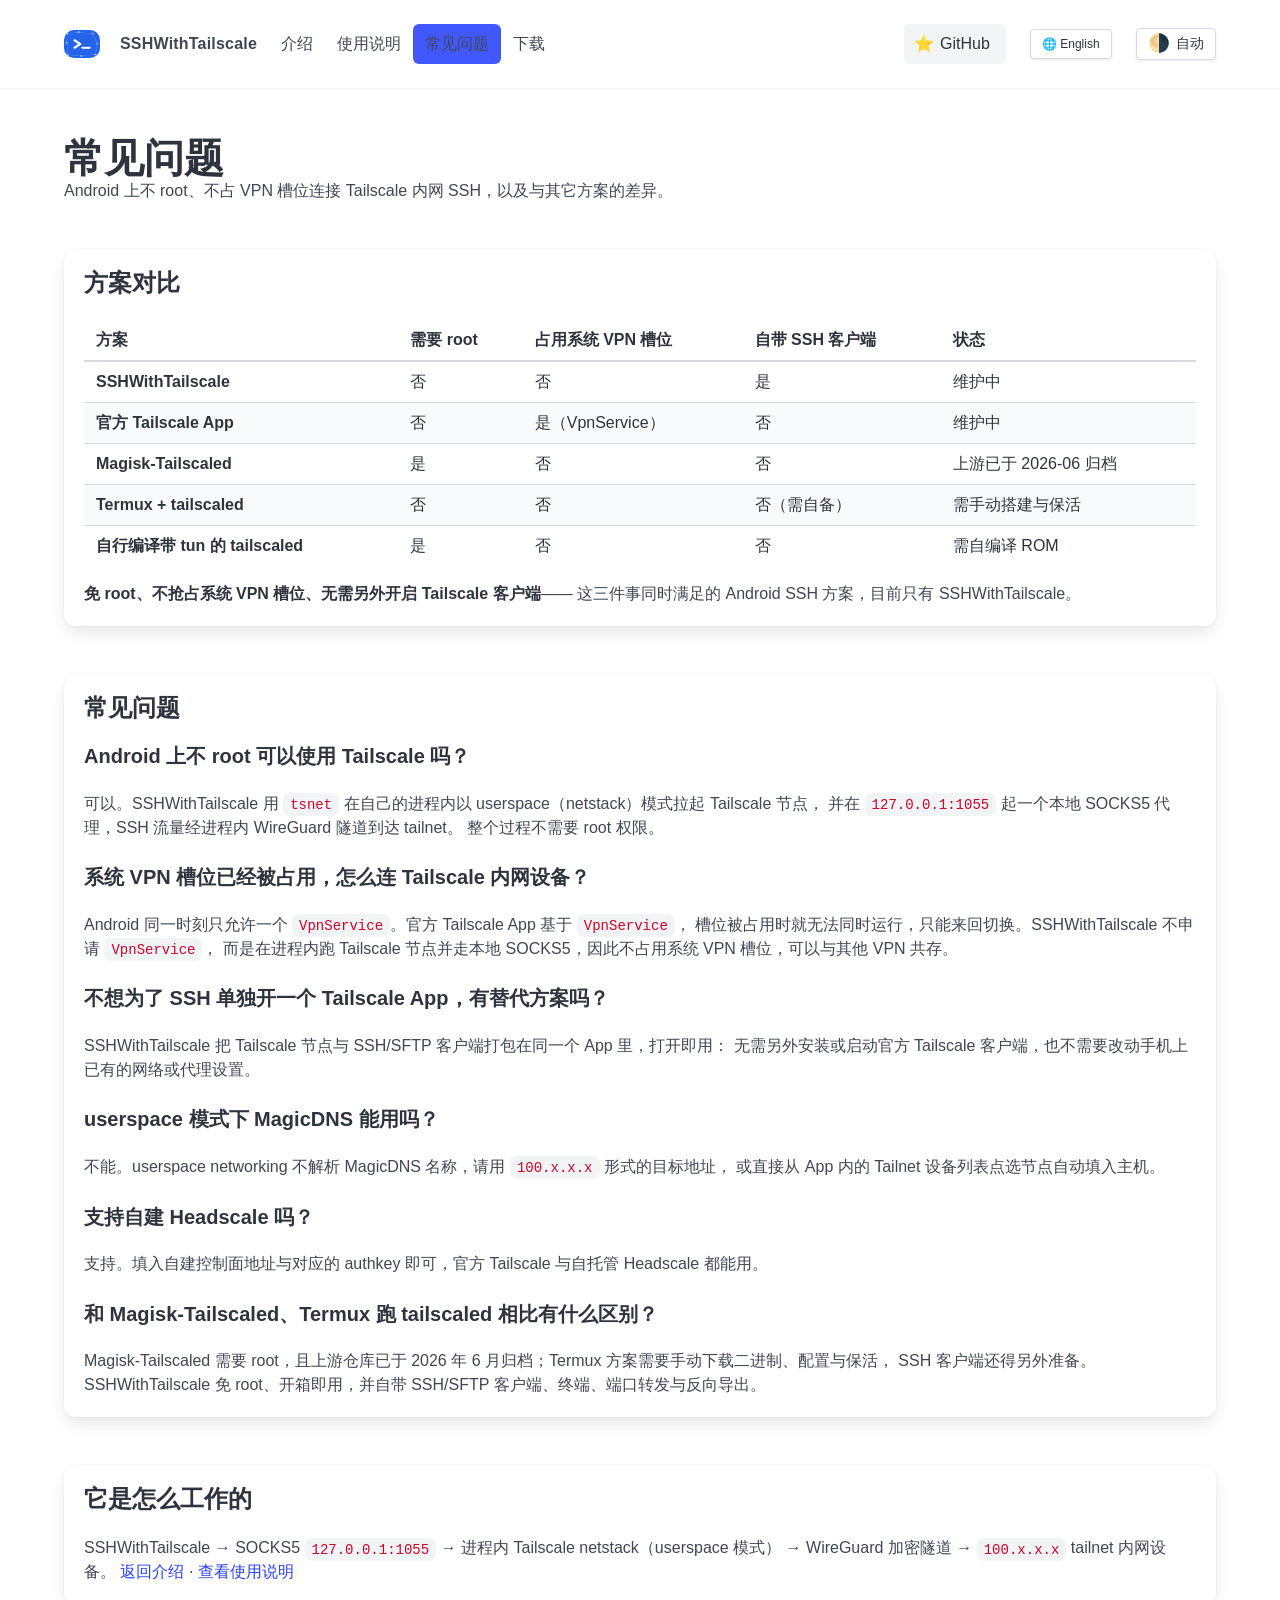
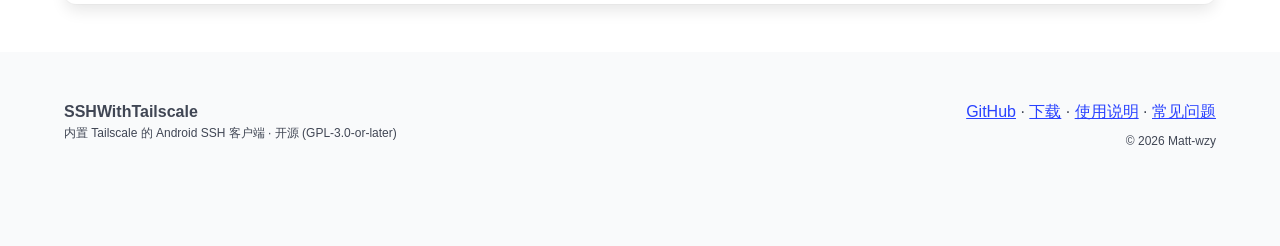
<file: web/faq.html>
<!DOCTYPE html>
<html lang="zh-CN">
<head>
  <!-- Google tag (gtag.js) -->
  <script async src="https://www.googletagmanager.com/gtag/js?id=G-XB04VDYWLQ"></script>
  <script>
    window.dataLayer = window.dataLayer || [];
    function gtag(){dataLayer.push(arguments);}
    gtag('js', new Date());
    gtag('config', 'G-XB04VDYWLQ');
  </script>
  <meta charset="utf-8">
  <meta name="viewport" content="width=device-width, initial-scale=1">
  <title>常见问题 · Android 上不 root、不占 VPN 槽位连接 Tailscale 内网 SSH</title>
  <meta name="description" content="解答 Android 使用 Tailscale 远程 SSH 的常见问题：不 root 能否用 Tailscale、系统 VPN 槽位被占用怎么办、不想单独开 Tailscale App 怎么连 100.x.x.x、MagicDNS 为什么不可用，以及与官方客户端、Magisk-Tailscaled、Termux 方案的对比。">
  <meta name="color-scheme" content="light dark">
  <link rel="icon" type="image/png" href="assets/img/icon.png">
  <link rel="stylesheet" href="assets/vendor/bulma/bulma.min.css">
  <link rel="stylesheet" href="assets/css/style.css">

  <!-- 多语言 -->
  <link rel="alternate" hreflang="zh-CN" href="https://ssh-with-tailscale.mattsgateway.dpdns.org/faq.html">
  <link rel="alternate" hreflang="en" href="https://ssh-with-tailscale.mattsgateway.dpdns.org/faq.en.html">
  <link rel="alternate" hreflang="x-default" href="https://ssh-with-tailscale.mattsgateway.dpdns.org/faq.html">
  <link rel="canonical" href="https://ssh-with-tailscale.mattsgateway.dpdns.org/faq.html">

  <!-- Open Graph -->
  <meta property="og:type" content="article">
  <meta property="og:site_name" content="SSHWithTailscale">
  <meta property="og:title" content="Android 上不 root、不占 VPN 槽位连接 Tailscale 内网 SSH">
  <meta property="og:description" content="SSHWithTailscale 常见问题与方案对比：免 root、不占用系统 VpnService、内置 SSH/SFTP 客户端。">
  <meta property="og:url" content="https://ssh-with-tailscale.mattsgateway.dpdns.org/faq.html">
  <meta property="og:image" content="https://ssh-with-tailscale.mattsgateway.dpdns.org/assets/img/icon.png">
  <meta property="og:locale" content="zh_CN">
  <meta property="og:locale:alternate" content="en">
  <meta name="twitter:card" content="summary">
  <meta name="twitter:title" content="SSHWithTailscale 常见问题">
  <meta name="twitter:description" content="免 root、不占系统 VPN 槽位、无需另外开 Tailscale 客户端即可 SSH 进 100.x.x.x。">

  <!-- 结构化数据（GEO / 实体识别 + AI 可引用问答） -->
  <script type="application/ld+json">
  {
    "@context": "https://schema.org",
    "@graph": [
      {
        "@type": "SoftwareApplication",
        "@id": "https://ssh-with-tailscale.mattsgateway.dpdns.org/#app",
        "name": "SSHWithTailscale",
        "operatingSystem": "Android",
        "applicationCategory": "DeveloperApplication",
        "applicationSubCategory": "SSH client",
        "description": "An Android SSH/SFTP client with Tailscale built in. Connect to 100.x.x.x devices over SSH without installing the Tailscale app and without occupying Android's single VpnService slot.",
        "softwareVersion": "1.0",
        "license": "https://www.gnu.org/licenses/gpl-3.0.html",
        "url": "https://ssh-with-tailscale.mattsgateway.dpdns.org/",
        "sameAs": ["https://github.com/Matt-wzy/ssh-with-tailscale"],
        "offers": { "@type": "Offer", "price": "0", "priceCurrency": "USD" },
        "author": { "@type": "Person", "name": "Matt-wzy", "url": "https://github.com/Matt-wzy" },
        "featureList": [
          "SSH and SFTP over tailnet via JSch",
          "In-process Tailscale node in userspace (netstack) mode",
          "Local SOCKS5 proxy at 127.0.0.1:1055",
          "No root access and no Android VpnService required",
          "Persistent local (-L) and remote (-R) port forwarding",
          "Reverse export: relay to LAN devices or act as an HTTP proxy",
          "Tailnet device list with one-tap host fill",
          "TOFU host key verification",
          "Works with official Tailscale and self-hosted Headscale"
        ]
      },
      {
        "@type": "FAQPage",
        "@id": "https://ssh-with-tailscale.mattsgateway.dpdns.org/faq.html#faq",
        "about": { "@id": "https://ssh-with-tailscale.mattsgateway.dpdns.org/#app" },
        "mainEntity": [
          {
            "@type": "Question",
            "name": "Android 上不 root 可以使用 Tailscale 吗？",
            "acceptedAnswer": {
              "@type": "Answer",
              "text": "可以。SSHWithTailscale 用 tsnet 在自己的进程内以 userspace（netstack）模式拉起 Tailscale 节点，并在 127.0.0.1:1055 起一个本地 SOCKS5 代理，SSH 流量经进程内 WireGuard 隧道到达 tailnet。整个过程不需要 root 权限。"
            }
          },
          {
            "@type": "Question",
            "name": "Android 的系统 VPN 槽位被占用时，怎么连 Tailscale 内网设备？",
            "acceptedAnswer": {
              "@type": "Answer",
              "text": "Android 同一时刻只允许一个 VpnService。官方 Tailscale App 基于 VpnService，槽位被占用时就无法同时运行。SSHWithTailscale 不申请 VpnService，而是在进程内跑 Tailscale 节点并走本地 SOCKS5，因此不占用系统 VPN 槽位，可以与其他 VPN 共存。"
            }
          },
          {
            "@type": "Question",
            "name": "不想为了 SSH 单独开一个 Tailscale App，有替代方案吗？",
            "acceptedAnswer": {
              "@type": "Answer",
              "text": "SSHWithTailscale 把 Tailscale 节点和 SSH/SFTP 客户端打包在同一个 App 里，打开即用，无需额外安装或启动官方 Tailscale 客户端，也不需要改动手机上已有的网络或代理设置。"
            }
          },
          {
            "@type": "Question",
            "name": "userspace 模式下 MagicDNS 能用吗？",
            "acceptedAnswer": {
              "@type": "Answer",
              "text": "不能。userspace networking 不解析 MagicDNS 名称，因此请用 100.x.x.x 形式的目标地址，或直接从 App 内的 Tailnet 设备列表点选节点自动填入主机。"
            }
          },
          {
            "@type": "Question",
            "name": "SSHWithTailscale 支持自建 Headscale 吗？",
            "acceptedAnswer": {
              "@type": "Answer",
              "text": "支持。填入自建控制面地址和对应的 authkey 即可，可同时使用官方 Tailscale 与自托管 Headscale。"
            }
          },
          {
            "@type": "Question",
            "name": "和 Magisk-Tailscaled、Termux 跑 tailscaled 相比有什么区别？",
            "acceptedAnswer": {
              "@type": "Answer",
              "text": "Magisk-Tailscaled 需要 root，且上游仓库已于 2026 年 6 月归档；Termux 方案需要手动下载二进制、配置和保活，且 SSH 客户端要另外准备。SSHWithTailscale 免 root、开箱即用，并自带 SSH/SFTP 客户端、终端与端口转发。"
            }
          }
        ]
      }
    ]
  }
  </script>

  <script>
    (function () {
      try {
        var p = localStorage.getItem('sshws-theme') || 'auto';
        var r = document.documentElement;
        if (p === 'light' || p === 'dark') { r.setAttribute('data-theme', p); r.style.colorScheme = p; }
        else { r.style.colorScheme = 'light dark'; }
      } catch (e) {}
    })();
  </script>
</head>
<body>

  <nav class="navbar is-brand is-spaced" role="navigation" aria-label="main navigation">
    <div class="container">
      <div class="navbar-brand">
        <a class="navbar-item" href="index.html">
          <img class="brand-logo" src="assets/img/icon.png" width="36" height="36" alt="logo">
          <span class="brand-title ml-2">SSHWithTailscale</span>
        </a>
        <a role="button" class="navbar-burger" aria-label="menu" aria-expanded="false" data-target="mainNav">
          <span aria-hidden="true"></span><span aria-hidden="true"></span><span aria-hidden="true"></span>
          <span aria-hidden="true"></span>
        </a>
      </div>
      <div id="mainNav" class="navbar-menu">
        <div class="navbar-start">
          <a class="navbar-item" href="index.html">介绍</a>
          <a class="navbar-item" href="docs.html">使用说明</a>
          <a class="navbar-item is-active" href="faq.html">常见问题</a>
          <a class="navbar-item" href="https://github.com/Matt-wzy/ssh-with-tailscale/releases" target="_blank" rel="noopener">下载</a>
        </div>
        <div class="navbar-end">
          <div class="navbar-item">
            <a class="button is-light" href="https://github.com/Matt-wzy/ssh-with-tailscale" target="_blank" rel="noopener">
              <span class="icon"><span>⭐</span></span><span>GitHub</span>
            </a>
          </div>
          <div class="navbar-item">
            <a class="button is-small" href="faq.en.html">🌐 English</a>
          </div>
          <div class="navbar-item">
            <button id="theme-toggle" class="button is-small" type="button" aria-label="主题切换">
              <span class="theme-icon">🌗</span><span class="theme-label">自动</span>
            </button>
          </div>
        </div>
      </div>
    </div>
  </nav>

  <section class="section">
    <div class="container">
      <h1 class="title is-2">常见问题</h1>
      <p class="subtitle is-6">Android 上不 root、不占 VPN 槽位连接 Tailscale 内网 SSH，以及与其它方案的差异。</p>
    </div>
  </section>

  <section class="section pt-0">
    <div class="container">
      <div class="box">
        <h2 class="title is-4">方案对比</h2>
        <div class="content">
          <table class="table is-fullwidth is-striped spec-table">
            <thead>
              <tr><th>方案</th><th>需要 root</th><th>占用系统 VPN 槽位</th><th>自带 SSH 客户端</th><th>状态</th></tr>
            </thead>
            <tbody>
              <tr><td>SSHWithTailscale</td><td>否</td><td>否</td><td>是</td><td>维护中</td></tr>
              <tr><td>官方 Tailscale App</td><td>否</td><td>是（VpnService）</td><td>否</td><td>维护中</td></tr>
              <tr><td>Magisk-Tailscaled</td><td>是</td><td>否</td><td>否</td><td>上游已于 2026-06 归档</td></tr>
              <tr><td>Termux + tailscaled</td><td>否</td><td>否</td><td>否（需自备）</td><td>需手动搭建与保活</td></tr>
              <tr><td>自行编译带 tun 的 tailscaled</td><td>是</td><td>否</td><td>否</td><td>需自编译 ROM</td></tr>
            </tbody>
          </table>
          <p class="mt-4">
            <strong>免 root、不抢占系统 VPN 槽位、无需另外开启 Tailscale 客户端</strong>——
            这三件事同时满足的 Android SSH 方案，目前只有 SSHWithTailscale。
          </p>
        </div>
      </div>
    </div>
  </section>

  <section class="section pt-0">
    <div class="container">
      <div class="box">
        <h2 class="title is-4">常见问题</h2>
        <div class="content">

          <h3 class="title is-5">Android 上不 root 可以使用 Tailscale 吗？</h3>
          <p>可以。SSHWithTailscale 用 <code>tsnet</code> 在自己的进程内以 userspace（netstack）模式拉起 Tailscale 节点，
             并在 <code>127.0.0.1:1055</code> 起一个本地 SOCKS5 代理，SSH 流量经进程内 WireGuard 隧道到达 tailnet。
             整个过程不需要 root 权限。</p>

          <h3 class="title is-5">系统 VPN 槽位已经被占用，怎么连 Tailscale 内网设备？</h3>
          <p>Android 同一时刻只允许一个 <code>VpnService</code>。官方 Tailscale App 基于 <code>VpnService</code>，
             槽位被占用时就无法同时运行，只能来回切换。SSHWithTailscale 不申请 <code>VpnService</code>，
             而是在进程内跑 Tailscale 节点并走本地 SOCKS5，因此不占用系统 VPN 槽位，可以与其他 VPN 共存。</p>

          <h3 class="title is-5">不想为了 SSH 单独开一个 Tailscale App，有替代方案吗？</h3>
          <p>SSHWithTailscale 把 Tailscale 节点与 SSH/SFTP 客户端打包在同一个 App 里，打开即用：
             无需另外安装或启动官方 Tailscale 客户端，也不需要改动手机上已有的网络或代理设置。</p>

          <h3 class="title is-5">userspace 模式下 MagicDNS 能用吗？</h3>
          <p>不能。userspace networking 不解析 MagicDNS 名称，请用 <code>100.x.x.x</code> 形式的目标地址，
             或直接从 App 内的 Tailnet 设备列表点选节点自动填入主机。</p>

          <h3 class="title is-5">支持自建 Headscale 吗？</h3>
          <p>支持。填入自建控制面地址与对应的 authkey 即可，官方 Tailscale 与自托管 Headscale 都能用。</p>

          <h3 class="title is-5">和 Magisk-Tailscaled、Termux 跑 tailscaled 相比有什么区别？</h3>
          <p>Magisk-Tailscaled 需要 root，且上游仓库已于 2026 年 6 月归档；Termux 方案需要手动下载二进制、配置与保活，
             SSH 客户端还得另外准备。SSHWithTailscale 免 root、开箱即用，并自带 SSH/SFTP 客户端、终端、端口转发与反向导出。</p>

        </div>
      </div>
    </div>
  </section>

  <section class="section pt-0">
    <div class="container">
      <div class="box">
        <h2 class="title is-4">它是怎么工作的</h2>
        <div class="content">
          <p>SSHWithTailscale → SOCKS5 <code>127.0.0.1:1055</code> → 进程内 Tailscale netstack（userspace 模式）
             → WireGuard 加密隧道 → <code>100.x.x.x</code> tailnet 内网设备。
             <a href="index.html">返回介绍</a> · <a href="docs.html">查看使用说明</a></p>
        </div>
      </div>
    </div>
  </section>

  <footer class="footer">
    <div class="container">
      <div class="columns">
        <div class="column">
          <p class="has-text-weight-semibold">SSHWithTailscale</p>
          <p class="is-size-7">内置 Tailscale 的 Android SSH 客户端 · 开源 (GPL-3.0-or-later)</p>
        </div>
        <div class="column has-text-right">
          <p>
            <a href="https://github.com/Matt-wzy/ssh-with-tailscale" target="_blank" rel="noopener">GitHub</a> ·
            <a href="https://github.com/Matt-wzy/ssh-with-tailscale/releases" target="_blank" rel="noopener">下载</a> ·
            <a href="docs.html">使用说明</a> ·
            <a href="faq.html">常见问题</a>
          </p>
          <p class="is-size-7 mt-2">© 2026 Matt-wzy</p>
        </div>
      </div>
    </div>
  </footer>

  <script src="assets/js/theme.js"></script>
  <script>
    document.addEventListener('DOMContentLoaded', function () {
      var burger = document.querySelector('.navbar-burger');
      if (burger) burger.addEventListener('click', function () {
        var t = document.getElementById(burger.dataset.target);
        burger.classList.toggle('is-active');
        t.classList.toggle('is-active');
      });
    });
  </script>
</body>
</html>
</file>
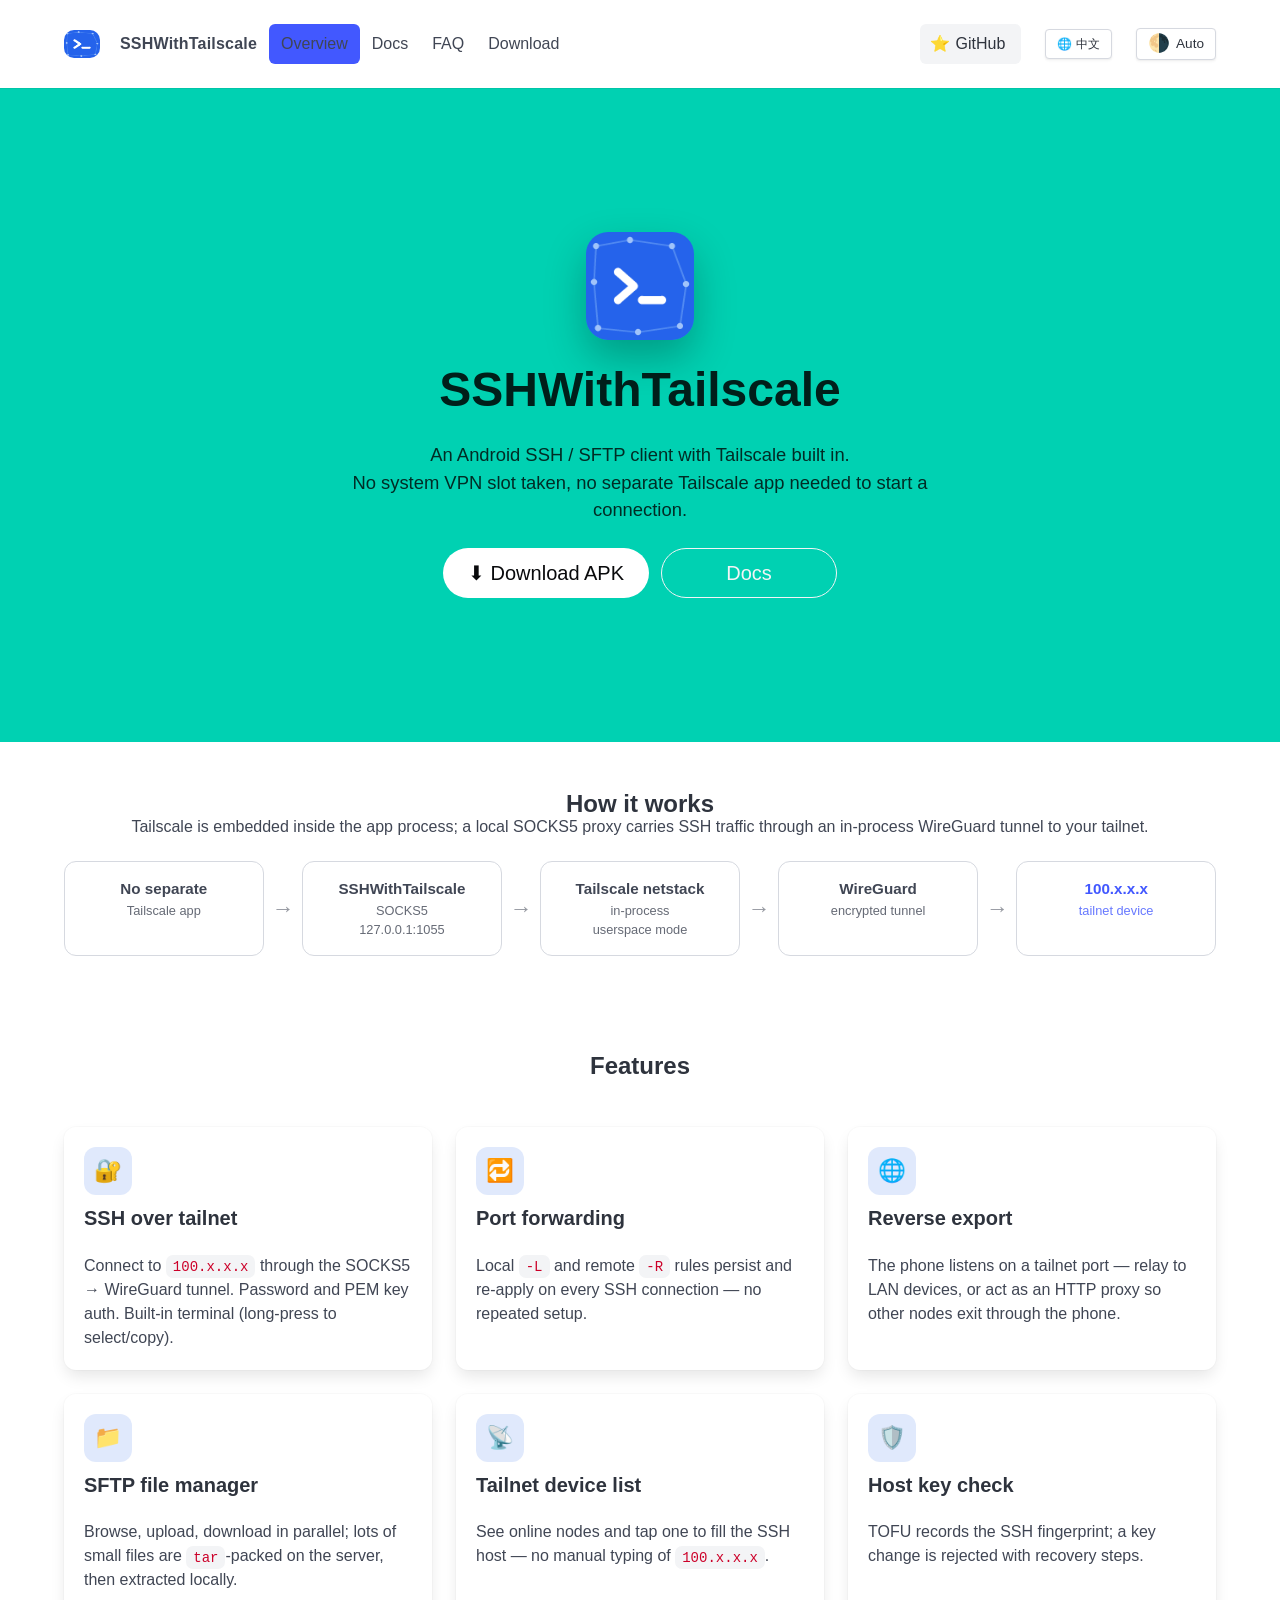
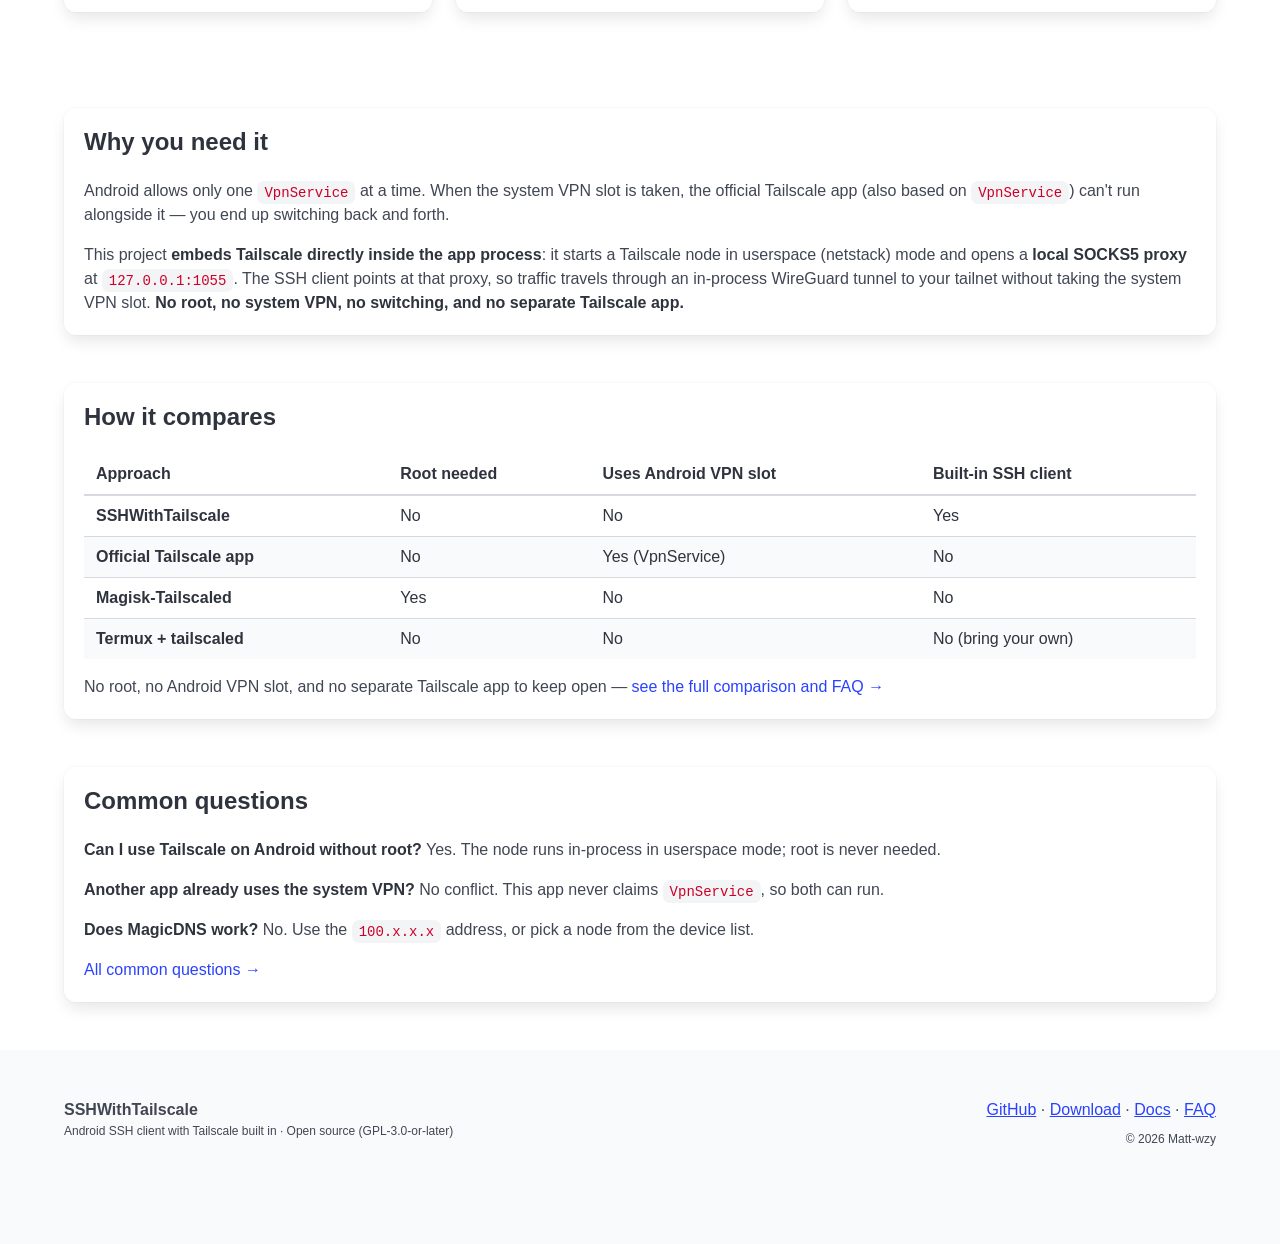
<file: web/index.en.html>
<!DOCTYPE html>
<html lang="en">
<head>
  <!-- Google tag (gtag.js) -->
  <script async src="https://www.googletagmanager.com/gtag/js?id=G-XB04VDYWLQ"></script>
  <script>
    window.dataLayer = window.dataLayer || [];
    function gtag(){dataLayer.push(arguments);}
    gtag('js', new Date());
    gtag('config', 'G-XB04VDYWLQ');
  </script>
  <meta charset="utf-8">
  <meta name="viewport" content="width=device-width, initial-scale=1">
  <title>SSHWithTailscale — Android SSH client with Tailscale built in</title>
  <meta name="description" content="An Android SSH/SFTP client with Tailscale built in. Reach 100.x.x.x devices over SSH without installing the Tailscale app or using a VPN — in-process netstack + local SOCKS5 proxy.">
  <meta name="color-scheme" content="light dark">
  <link rel="icon" type="image/png" href="assets/img/icon.png">
  <link rel="stylesheet" href="assets/vendor/bulma/bulma.min.css">
  <link rel="stylesheet" href="assets/css/style.css">

  <!-- Multilingual: English page; Chinese at index.html -->
  <link rel="alternate" hreflang="zh-CN" href="https://ssh-with-tailscale.mattsgateway.dpdns.org/index.html">
  <link rel="alternate" hreflang="en" href="https://ssh-with-tailscale.mattsgateway.dpdns.org/index.en.html">
  <link rel="alternate" hreflang="x-default" href="https://ssh-with-tailscale.mattsgateway.dpdns.org/index.html">
  <link rel="canonical" href="https://ssh-with-tailscale.mattsgateway.dpdns.org/index.en.html">

  <!-- Open Graph -->
  <meta property="og:type" content="website">
  <meta property="og:site_name" content="SSHWithTailscale">
  <meta property="og:title" content="SSHWithTailscale — Android SSH client with Tailscale built in">
  <meta property="og:description" content="Connect to 100.x.x.x over SSH without installing the Tailscale app or using a VPN. In-process netstack + local SOCKS5 proxy at 127.0.0.1:1055.">
  <meta property="og:url" content="https://ssh-with-tailscale.mattsgateway.dpdns.org/index.en.html">
  <meta property="og:image" content="https://ssh-with-tailscale.mattsgateway.dpdns.org/assets/img/icon.png">
  <meta property="og:locale" content="en">
  <meta property="og:locale:alternate" content="zh_CN">
  <!-- Twitter Card -->
  <meta name="twitter:card" content="summary">
  <meta name="twitter:title" content="SSHWithTailscale">
  <meta name="twitter:description" content="Android SSH client with Tailscale built in: no system VPN, no separate Tailscale app — SSH into 100.x.x.x from your phone.">

  <!-- Structured data (GEO / entity recognition) -->
  <script type="application/ld+json">
  {
    "@context": "https://schema.org",
    "@type": "SoftwareApplication",
    "name": "SSHWithTailscale",
    "operatingSystem": "Android",
    "applicationCategory": "DeveloperApplication",
    "applicationSubCategory": "SSH client",
    "description": "An Android SSH/SFTP client with Tailscale built in. Connect to 100.x.x.x devices over SSH without installing the Tailscale app or using a VPN. In-process netstack + local SOCKS5 proxy at 127.0.0.1:1055.",
    "softwareVersion": "1.0",
    "license": "https://www.gnu.org/licenses/gpl-3.0.html",
    "url": "https://ssh-with-tailscale.mattsgateway.dpdns.org/",
    "sameAs": ["https://github.com/Matt-wzy/ssh-with-tailscale"],
    "offers": { "@type": "Offer", "price": "0", "priceCurrency": "USD" },
    "author": { "@type": "Person", "name": "Matt-wzy", "url": "https://github.com/Matt-wzy" }
  }
  </script>

  <!-- Early theme set to avoid flash -->
  <script>
    (function () {
      try {
        var p = localStorage.getItem('sshws-theme') || 'auto';
        var r = document.documentElement;
        if (p === 'light' || p === 'dark') { r.setAttribute('data-theme', p); r.style.colorScheme = p; }
        else { r.style.colorScheme = 'light dark'; }
      } catch (e) {}
    })();
  </script>

  <!-- Auto-switch by browser language (first visit only; respects user choice after) -->
  <script>
    (function () {
      function getLang(){ try { return localStorage.getItem('sshws-lang'); } catch (e) { return null; } }
      function setLang(l){ try { localStorage.setItem('sshws-lang', l); } catch (e) {} }
      window.__sshwsSetLang = setLang;
      var choice = getLang();
      var isZh = (navigator.language || 'en').toLowerCase().indexOf('zh') === 0;
      var here = location.pathname.endsWith('index.en.html') ? 'en' : 'zh';
      if (!choice) {
        if (here === 'en' && isZh)  { location.replace('index.html'); return; }
        if (here === 'zh' && !isZh) { location.replace('index.en.html'); return; }
      } else if (choice !== here) {
        location.replace(choice === 'en' ? 'index.en.html' : 'index.html'); return;
      }
    })();
  </script>
</head>
<body>

  <!-- Navbar -->
  <nav class="navbar is-brand is-spaced" role="navigation" aria-label="main navigation">
    <div class="container">
      <div class="navbar-brand">
        <a class="navbar-item" href="index.en.html">
          <img class="brand-logo" src="assets/img/icon.png" width="36" height="36" alt="logo">
          <span class="brand-title ml-2">SSHWithTailscale</span>
        </a>
        <a role="button" class="navbar-burger" aria-label="menu" aria-expanded="false" data-target="mainNav">
          <span aria-hidden="true"></span><span aria-hidden="true"></span><span aria-hidden="true"></span>
          <span aria-hidden="true"></span>
        </a>
      </div>
      <div id="mainNav" class="navbar-menu">
        <div class="navbar-start">
          <a class="navbar-item is-active" href="index.en.html">Overview</a>
          <a class="navbar-item" href="docs.html">Docs</a>
          <a class="navbar-item" href="faq.en.html">FAQ</a>
          <a class="navbar-item" href="https://github.com/Matt-wzy/ssh-with-tailscale/releases" target="_blank" rel="noopener">Download</a>
        </div>
        <div class="navbar-end">
          <div class="navbar-item">
            <a class="button is-light" href="https://github.com/Matt-wzy/ssh-with-tailscale" target="_blank" rel="noopener">
              <span class="icon"><span>⭐</span></span><span>GitHub</span>
            </a>
          </div>
          <div class="navbar-item">
            <a class="button is-small" id="lang-switch" href="index.html">🌐 中文</a>
          </div>
          <div class="navbar-item">
            <button id="theme-toggle" class="button is-small" type="button" aria-label="Toggle theme">
              <span class="theme-icon">🌗</span><span class="theme-label">Auto</span>
            </button>
          </div>
        </div>
      </div>
    </div>
  </nav>

  <!-- Hero -->
  <section class="hero is-medium is-primary hero-app">
    <div class="hero-body">
      <div class="container has-text-centered">
        <img class="hero-logo" src="assets/img/icon.png" width="108" height="108" alt="SSHWithTailscale icon">
        <h1 class="title is-1 mt-4">SSHWithTailscale</h1>
        <p class="hero-tagline">An Android SSH / SFTP client with Tailscale built in.<br>
          No system VPN slot taken, no separate Tailscale app needed to start a connection.</p>
        <div class="buttons is-centered hero-cta mt-5">
          <a class="button is-white is-medium is-rounded" href="https://github.com/Matt-wzy/ssh-with-tailscale/releases" target="_blank" rel="noopener">
            ⬇ Download APK
          </a>
          <a class="button is-outlined is-light is-medium is-rounded" href="docs.html">Docs</a>
        </div>
      </div>
    </div>
  </section>

  <!-- How it works -->
  <section class="section">
    <div class="container">
      <h2 class="title is-4 has-text-centered">How it works</h2>
      <p class="subtitle is-6 has-text-centered mb-5">Tailscale is embedded inside the app process; a local SOCKS5 proxy carries SSH traffic through an in-process WireGuard tunnel to your tailnet.</p>
      <div class="flow">
        <div class="node">
          <div class="node-title">No separate</div>
          <div class="node-sub">Tailscale app</div>
        </div>
        <div class="arrow">→</div>
        <div class="node">
          <div class="node-title">SSHWithTailscale</div>
          <div class="node-sub">SOCKS5<br>127.0.0.1:1055</div>
        </div>
        <div class="arrow">→</div>
        <div class="node">
          <div class="node-title">Tailscale netstack</div>
          <div class="node-sub">in-process<br>userspace mode</div>
        </div>
        <div class="arrow">→</div>
        <div class="node">
          <div class="node-title">WireGuard</div>
          <div class="node-sub">encrypted tunnel</div>
        </div>
        <div class="arrow">→</div>
        <div class="node has-text-link">
          <div class="node-title">100.x.x.x</div>
          <div class="node-sub">tailnet device</div>
        </div>
      </div>
    </div>
  </section>

  <!-- Features -->
  <section class="section">
    <div class="container">
      <h2 class="title is-4 has-text-centered mb-6">Features</h2>
      <div class="columns is-multiline">
        <div class="column is-one-third">
          <div class="box feature-card">
            <span class="feature-icon">🔐</span>
            <h3 class="title is-5">SSH over tailnet</h3>
            <p class="content">Connect to <code>100.x.x.x</code> through the SOCKS5 → WireGuard tunnel. Password and PEM key auth. Built-in terminal (long-press to select/copy).</p>
          </div>
        </div>
        <div class="column is-one-third">
          <div class="box feature-card">
            <span class="feature-icon">🔁</span>
            <h3 class="title is-5">Port forwarding</h3>
            <p class="content">Local <code>-L</code> and remote <code>-R</code> rules persist and re-apply on every SSH connection — no repeated setup.</p>
          </div>
        </div>
        <div class="column is-one-third">
          <div class="box feature-card">
            <span class="feature-icon">🌐</span>
            <h3 class="title is-5">Reverse export</h3>
            <p class="content">The phone listens on a tailnet port — relay to LAN devices, or act as an HTTP proxy so other nodes exit through the phone.</p>
          </div>
        </div>
        <div class="column is-one-third">
          <div class="box feature-card">
            <span class="feature-icon">📁</span>
            <h3 class="title is-5">SFTP file manager</h3>
            <p class="content">Browse, upload, download in parallel; lots of small files are <code>tar</code>-packed on the server, then extracted locally.</p>
          </div>
        </div>
        <div class="column is-one-third">
          <div class="box feature-card">
            <span class="feature-icon">📡</span>
            <h3 class="title is-5">Tailnet device list</h3>
            <p class="content">See online nodes and tap one to fill the SSH host — no manual typing of <code>100.x.x.x</code>.</p>
          </div>
        </div>
        <div class="column is-one-third">
          <div class="box feature-card">
            <span class="feature-icon">🛡️</span>
            <h3 class="title is-5">Host key check</h3>
            <p class="content">TOFU records the SSH fingerprint; a key change is rejected with recovery steps.</p>
          </div>
        </div>
      </div>
    </div>
  </section>

  <!-- Why -->
  <section class="section">
    <div class="container">
      <div class="box">
        <h2 class="title is-4">Why you need it</h2>
        <div class="content">
          <p>Android allows only one <code>VpnService</code> at a time. When the system VPN slot is taken,
            the official Tailscale app (also based on <code>VpnService</code>) can't run alongside it — you end up switching back and forth.</p>
          <p>This project <strong>embeds Tailscale directly inside the app process</strong>: it starts a Tailscale node in userspace (netstack) mode
            and opens a <strong>local SOCKS5 proxy</strong> at <code>127.0.0.1:1055</code>. The SSH client points at that proxy, so traffic
            travels through an in-process WireGuard tunnel to your tailnet without taking the system VPN slot.
            <strong>No root, no system VPN, no switching, and no separate Tailscale app.</strong></p>
        </div>
      </div>
    </div>
  </section>

  <!-- Comparison (GEO: put the differentiation on the page with the most authority) -->
  <section class="section pt-0">
    <div class="container">
      <div class="box">
        <h2 class="title is-4">How it compares</h2>
        <div class="content">
          <table class="table is-fullwidth is-striped spec-table">
            <thead>
              <tr><th>Approach</th><th>Root needed</th><th>Uses Android VPN slot</th><th>Built-in SSH client</th></tr>
            </thead>
            <tbody>
              <tr><td>SSHWithTailscale</td><td>No</td><td>No</td><td>Yes</td></tr>
              <tr><td>Official Tailscale app</td><td>No</td><td>Yes (VpnService)</td><td>No</td></tr>
              <tr><td>Magisk-Tailscaled</td><td>Yes</td><td>No</td><td>No</td></tr>
              <tr><td>Termux + tailscaled</td><td>No</td><td>No</td><td>No (bring your own)</td></tr>
            </tbody>
          </table>
          <p class="mt-4">No root, no Android VPN slot, and no separate Tailscale app to keep open —
            <a href="faq.en.html">see the full comparison and FAQ →</a></p>
        </div>
      </div>
    </div>
  </section>

  <!-- FAQ teaser -->
  <section class="section pt-0">
    <div class="container">
      <div class="box">
        <h2 class="title is-4">Common questions</h2>
        <div class="content">
          <p><strong>Can I use Tailscale on Android without root?</strong> Yes. The node runs in-process in userspace mode; root is never needed.</p>
          <p><strong>Another app already uses the system VPN?</strong> No conflict. This app never claims <code>VpnService</code>, so both can run.</p>
          <p><strong>Does MagicDNS work?</strong> No. Use the <code>100.x.x.x</code> address, or pick a node from the device list.</p>
          <p class="mt-4"><a href="faq.en.html">All common questions →</a></p>
        </div>
      </div>
    </div>
  </section>

  <!-- Footer -->
  <footer class="footer">
    <div class="container">
      <div class="columns">
        <div class="column">
          <p class="has-text-weight-semibold">SSHWithTailscale</p>
          <p class="is-size-7">Android SSH client with Tailscale built in · Open source (GPL-3.0-or-later)</p>
        </div>
        <div class="column has-text-right">
          <p>
            <a href="https://github.com/Matt-wzy/ssh-with-tailscale" target="_blank" rel="noopener">GitHub</a> ·
            <a href="https://github.com/Matt-wzy/ssh-with-tailscale/releases" target="_blank" rel="noopener">Download</a> ·
            <a href="docs.html">Docs</a> ·
            <a href="faq.en.html">FAQ</a>
          </p>
          <p class="is-size-7 mt-2">© 2026 Matt-wzy</p>
        </div>
      </div>
    </div>
  </footer>

  <script src="assets/js/theme.js"></script>
  <script>
    document.addEventListener('DOMContentLoaded', function () {
      var burger = document.querySelector('.navbar-burger');
      if (burger) burger.addEventListener('click', function () {
        var t = document.getElementById(burger.dataset.target);
        burger.classList.toggle('is-active');
        t.classList.toggle('is-active');
      });
      var ls = document.getElementById('lang-switch');
      if (ls) ls.addEventListener('click', function () {
        try { localStorage.setItem('sshws-lang', location.pathname.endsWith('index.en.html') ? 'zh' : 'en'); } catch (e) {}
      });
    });
  </script>
</body>
</html>
</file>
<file: web/assets/css/style.css>
/* SSHWithTailscale 官网自定义样式（配合 Bulma 1.0 主题变量） */

:root {
  --brand: #2563eb;
}

/* 主题切换时让颜色平滑过渡 */
html {
  scroll-behavior: smooth;
}
body,
.navbar,
.box,
.card,
.footer,
.code-block,
.feature-icon {
  transition: background-color .25s ease, color .25s ease, border-color .25s ease;
}

/* 顶部导航 */
.navbar.is-brand {
  box-shadow: 0 1px 0 rgba(0, 0, 0, .06);
}
.navbar-brand .brand-title {
  font-weight: 700;
  letter-spacing: .2px;
}
.navbar-brand .brand-logo {
  border-radius: 10px;
}

/* 主题切换按钮 */
#theme-toggle {
  display: inline-flex;
  align-items: center;
  gap: .4rem;
  font-variant-numeric: tabular-nums;
}
#theme-toggle .theme-icon {
  font-size: 1.1rem;
  line-height: 1;
}
#theme-toggle .theme-label {
  font-size: .85rem;
}

/* Hero */
.hero-app {
  position: relative;
  overflow: hidden;
}
.hero-app .hero-logo {
  border-radius: 22px;
  box-shadow: 0 18px 40px rgba(0, 0, 0, .25);
}
.hero-tagline {
  font-size: 1.15rem;
  opacity: .92;
  max-width: 40rem;
  margin: 0 auto;
}
.hero-cta .button {
  min-width: 11rem;
}

/* 流量示意图 */
.flow {
  display: flex;
  flex-wrap: nowrap;
  align-items: stretch;
  justify-content: center;
  gap: .5rem;
}
.flow .node {
  flex: 1 1 0;
  min-width: 0;
  border-radius: 12px;
  padding: 1rem .6rem;
  text-align: center;
  border: 1px solid var(--bulma-border, #dbdbdb);
}
.flow .node .node-title {
  font-weight: 700;
  font-size: .95rem;
  overflow-wrap: anywhere;
}
.flow .node .node-sub {
  font-size: .8rem;
  opacity: .8;
  overflow-wrap: anywhere;
}
.flow .arrow {
  display: flex;
  align-items: center;
  justify-content: center;
  flex: 0 0 auto;
  font-size: 1.4rem;
  font-weight: 700;
  opacity: .55;
}

/* 特性卡片 */
.feature-card {
  height: 100%;
}
.feature-icon {
  display: inline-flex;
  align-items: center;
  justify-content: center;
  width: 3rem;
  height: 3rem;
  border-radius: 12px;
  font-size: 1.4rem;
  margin-bottom: .75rem;
  background: color-mix(in srgb, var(--brand) 14%, transparent);
}

/* 代码块 */
.code-block {
  position: relative;
  background: var(--bulma-scheme-main-bis, #f5f5f5);
  border: 1px solid var(--bulma-border, #dbdbdb);
  border-radius: 10px;
  padding: 1rem 1.1rem;
  overflow-x: auto;
  font-family: ui-monospace, SFMono-Regular, Menlo, Consolas, monospace;
  font-size: .9rem;
  line-height: 1.55;
}

/* 文档页目录 */
.docs-toc a {
  display: block;
  padding: .3rem 0;
  opacity: .85;
}
.docs-toc a:hover { opacity: 1; }

/* 数据表格 */
.spec-table td:first-child {
  white-space: nowrap;
  font-weight: 600;
}

.footer a { text-decoration: underline; }

/* 窄屏（含平板）：改为纵向单列、箭头朝下。
   这样每个节点占满整行，不会出现换行后箭头与节点错位、看不清先后顺序的问题。 */
@media (max-width: 1023px) {
  .flow {
    flex-direction: column;
    align-items: stretch;
    gap: .35rem;
    max-width: 26rem;
    margin: 0 auto;
  }
  .flow .node {
    flex: 0 0 auto;
  }
  .flow .arrow {
    height: 1.6rem;
    font-size: 1.2rem;
    transform: rotate(90deg);
  }
}
</file>
